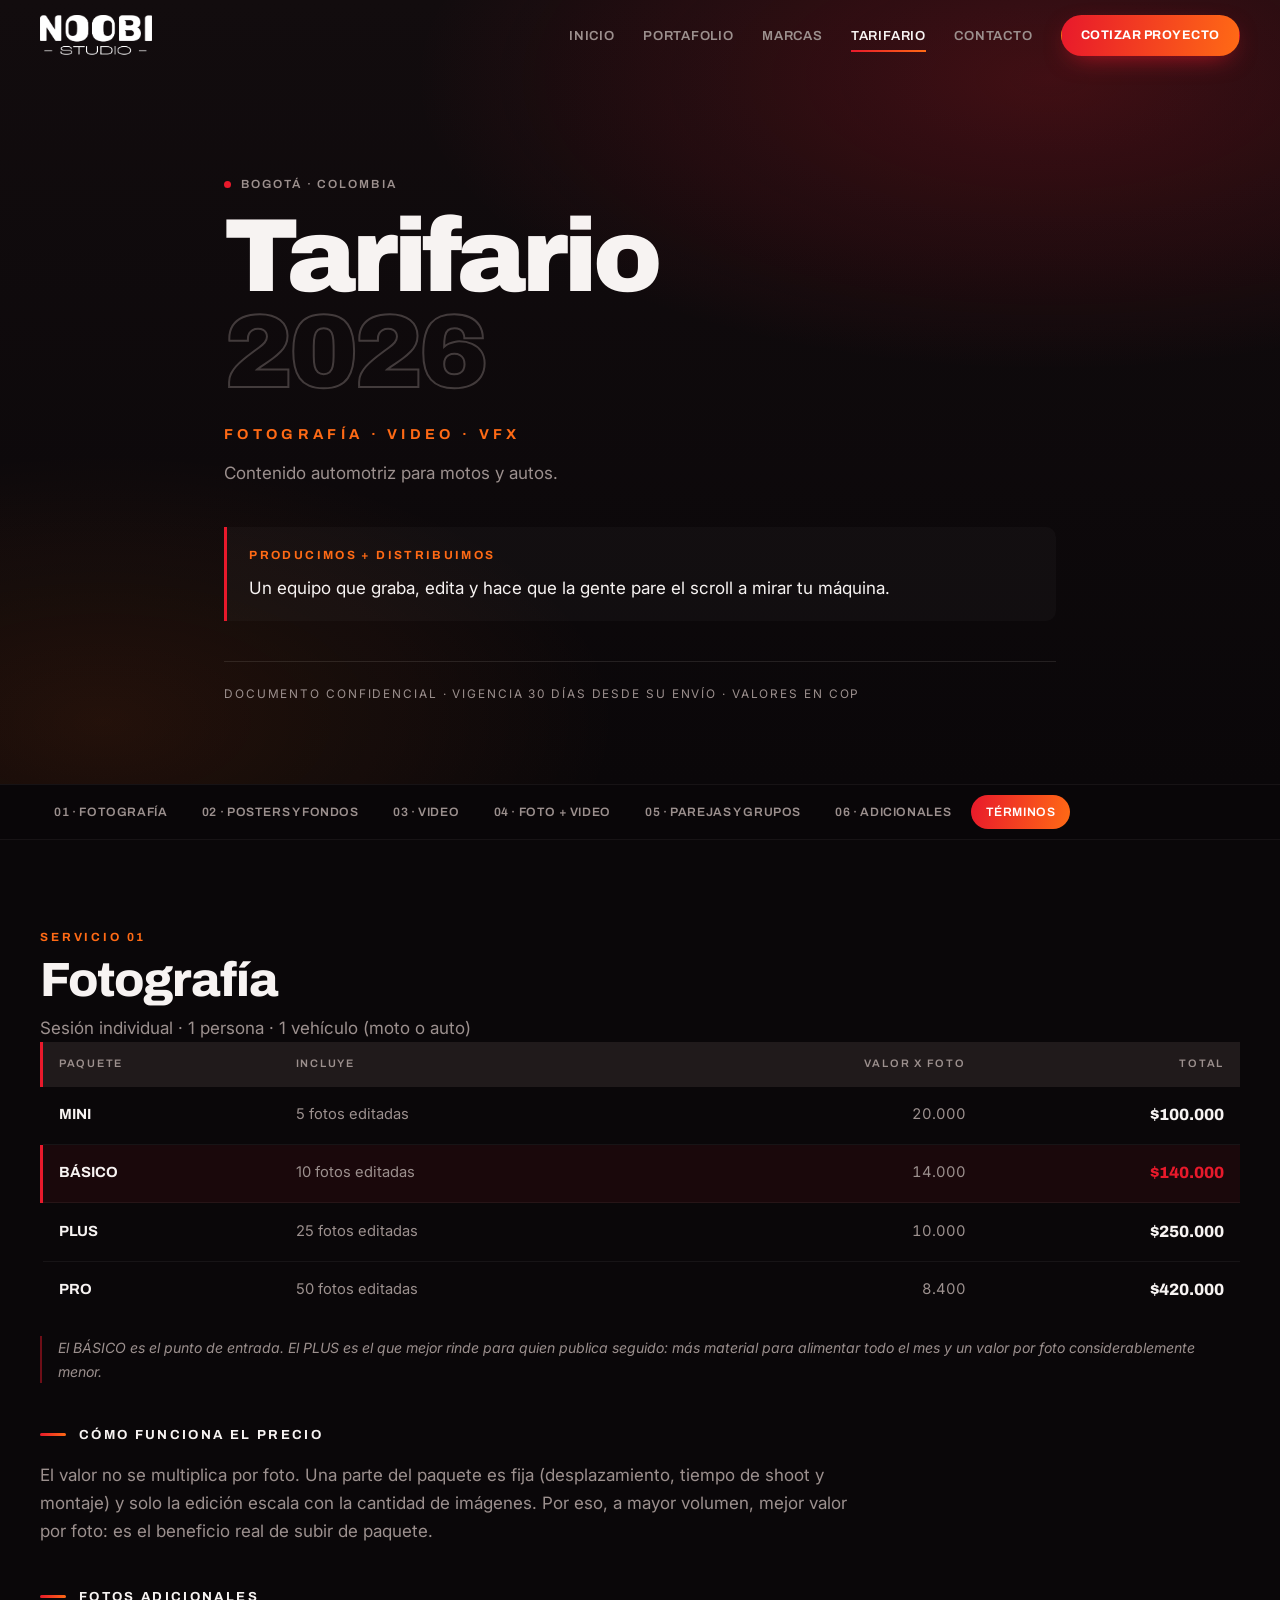
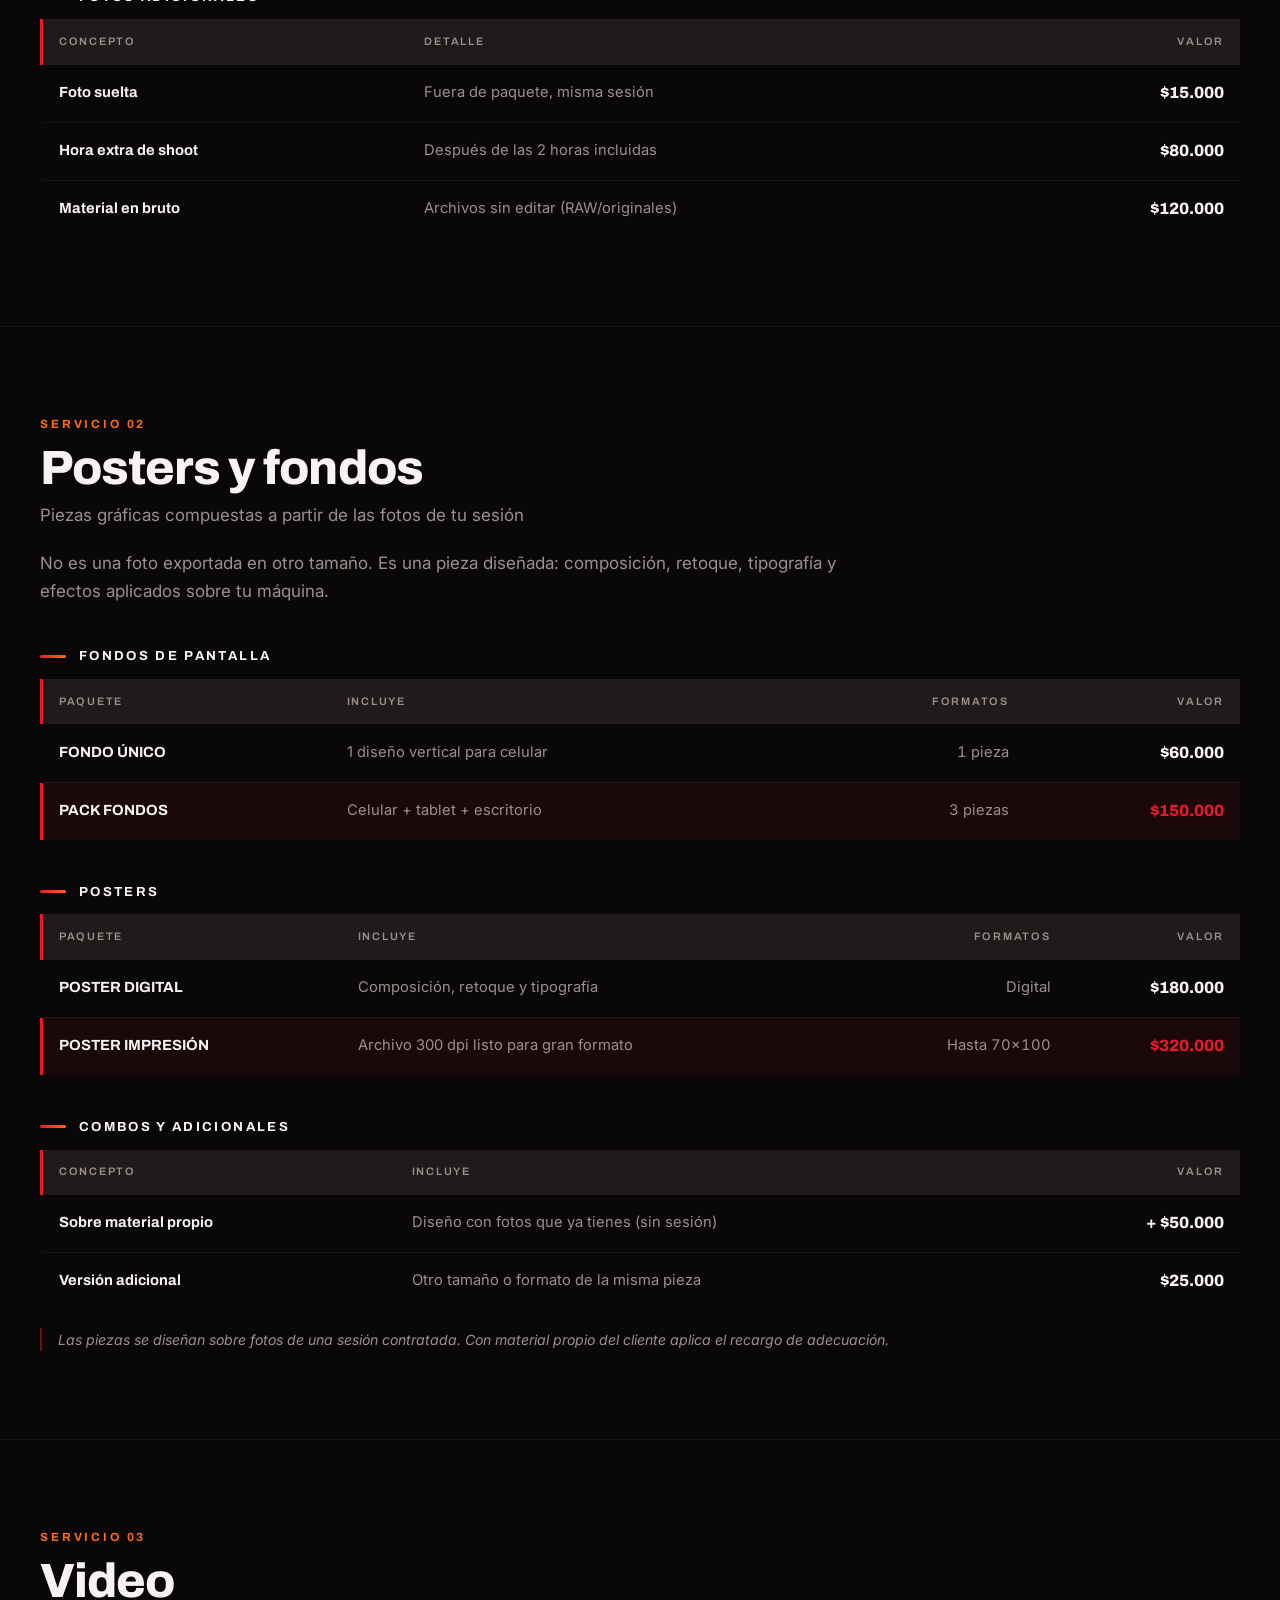
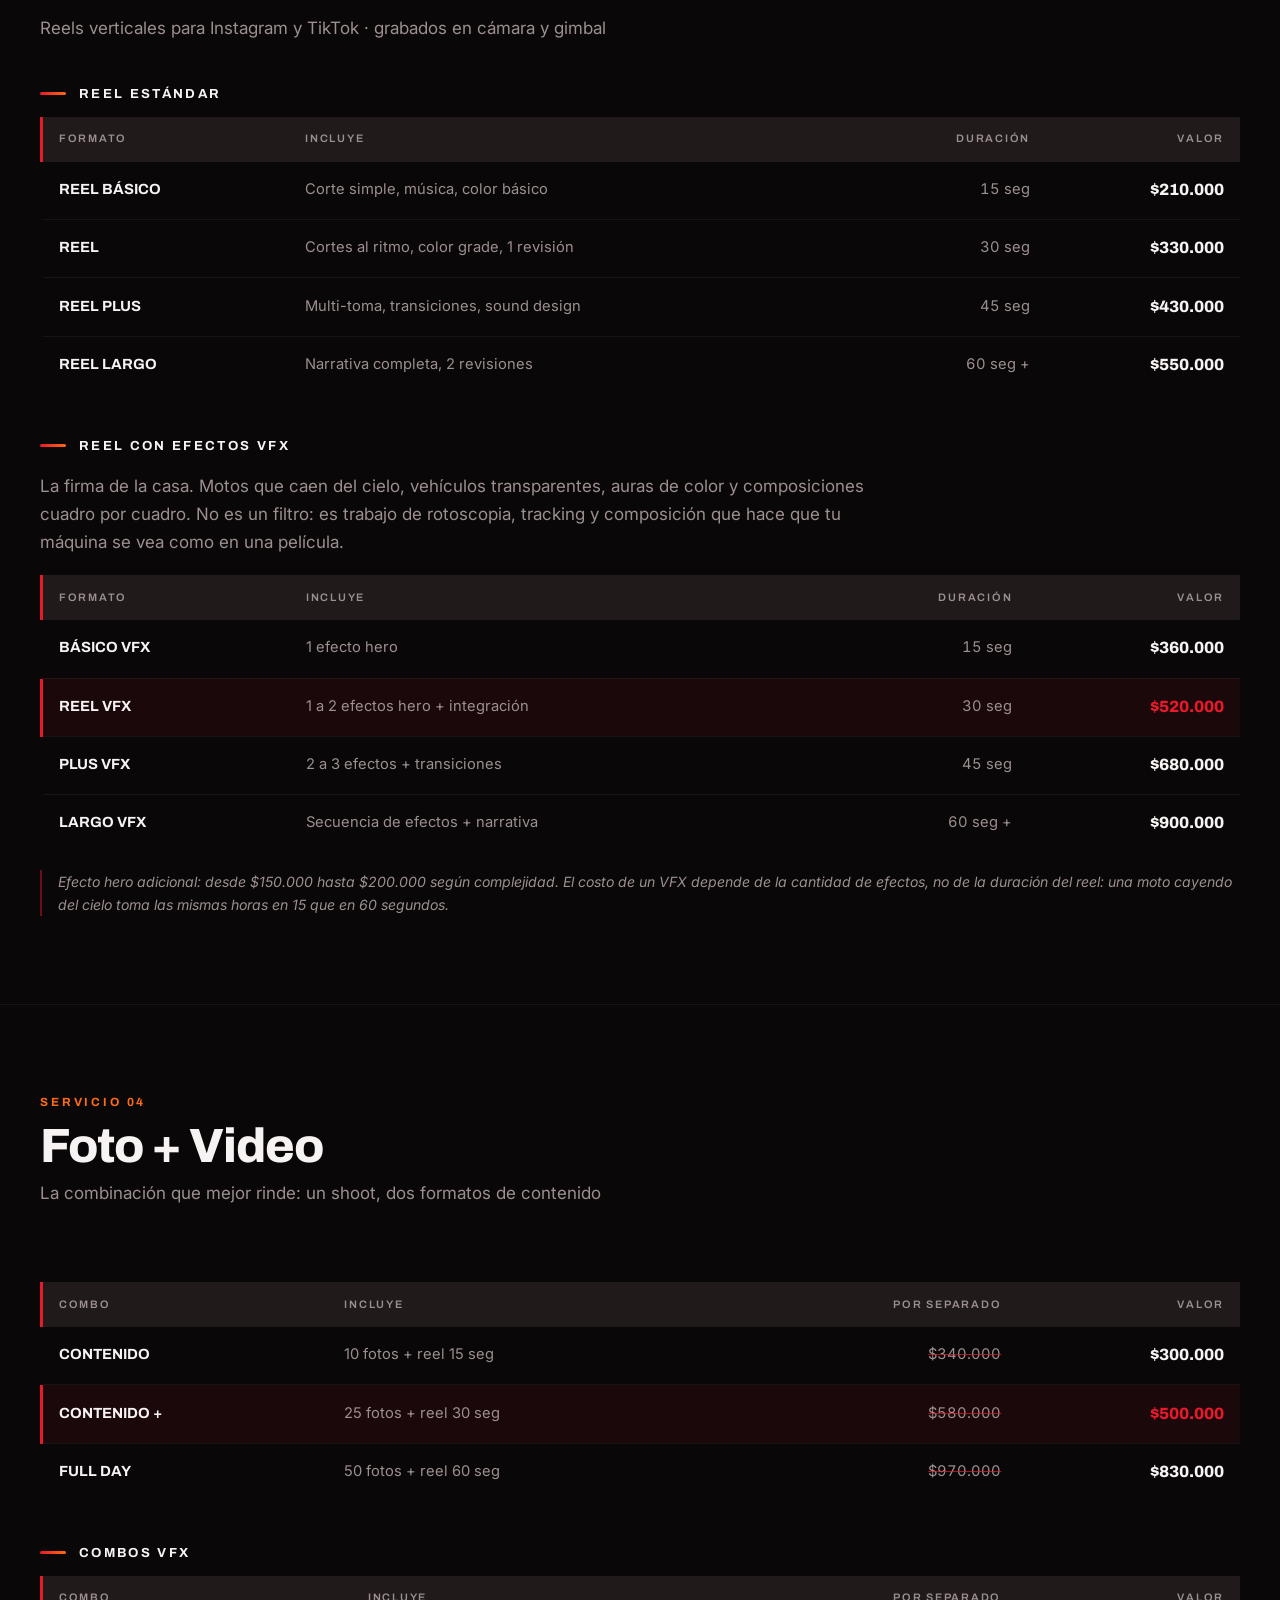
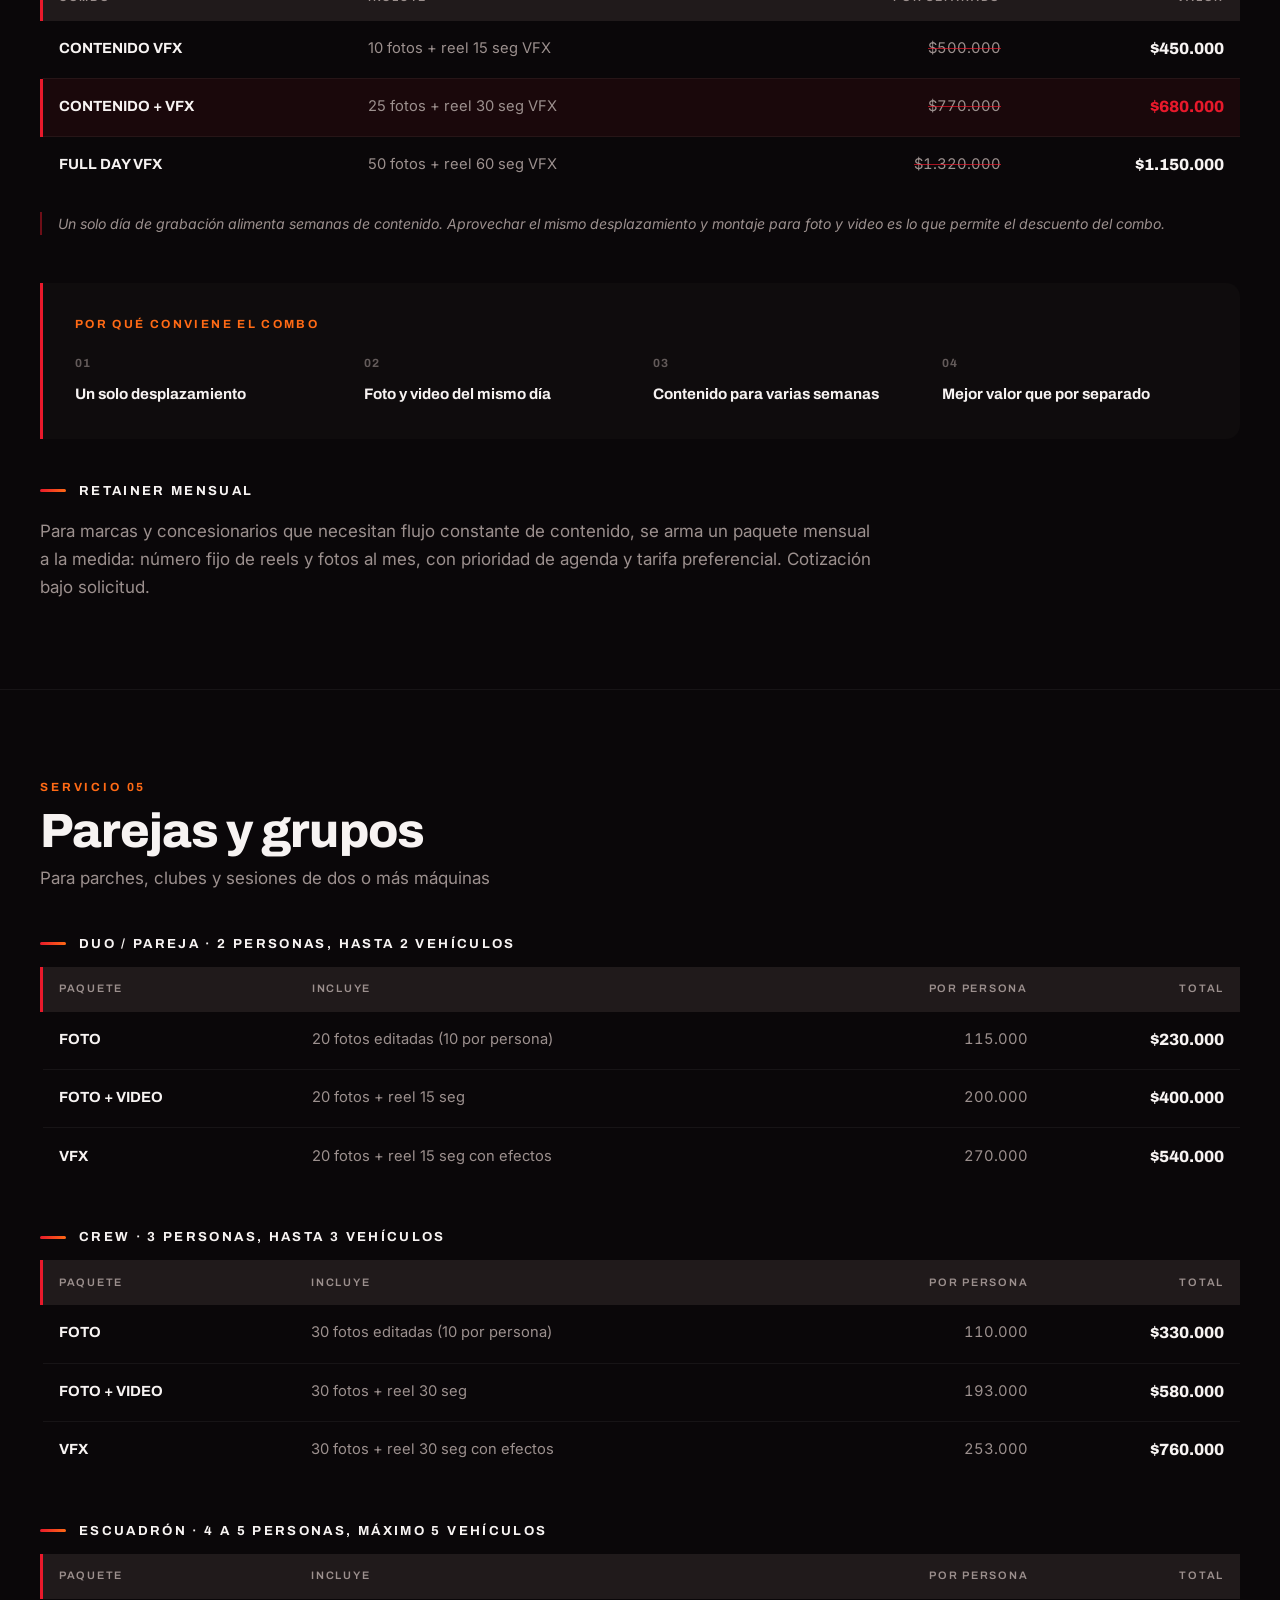
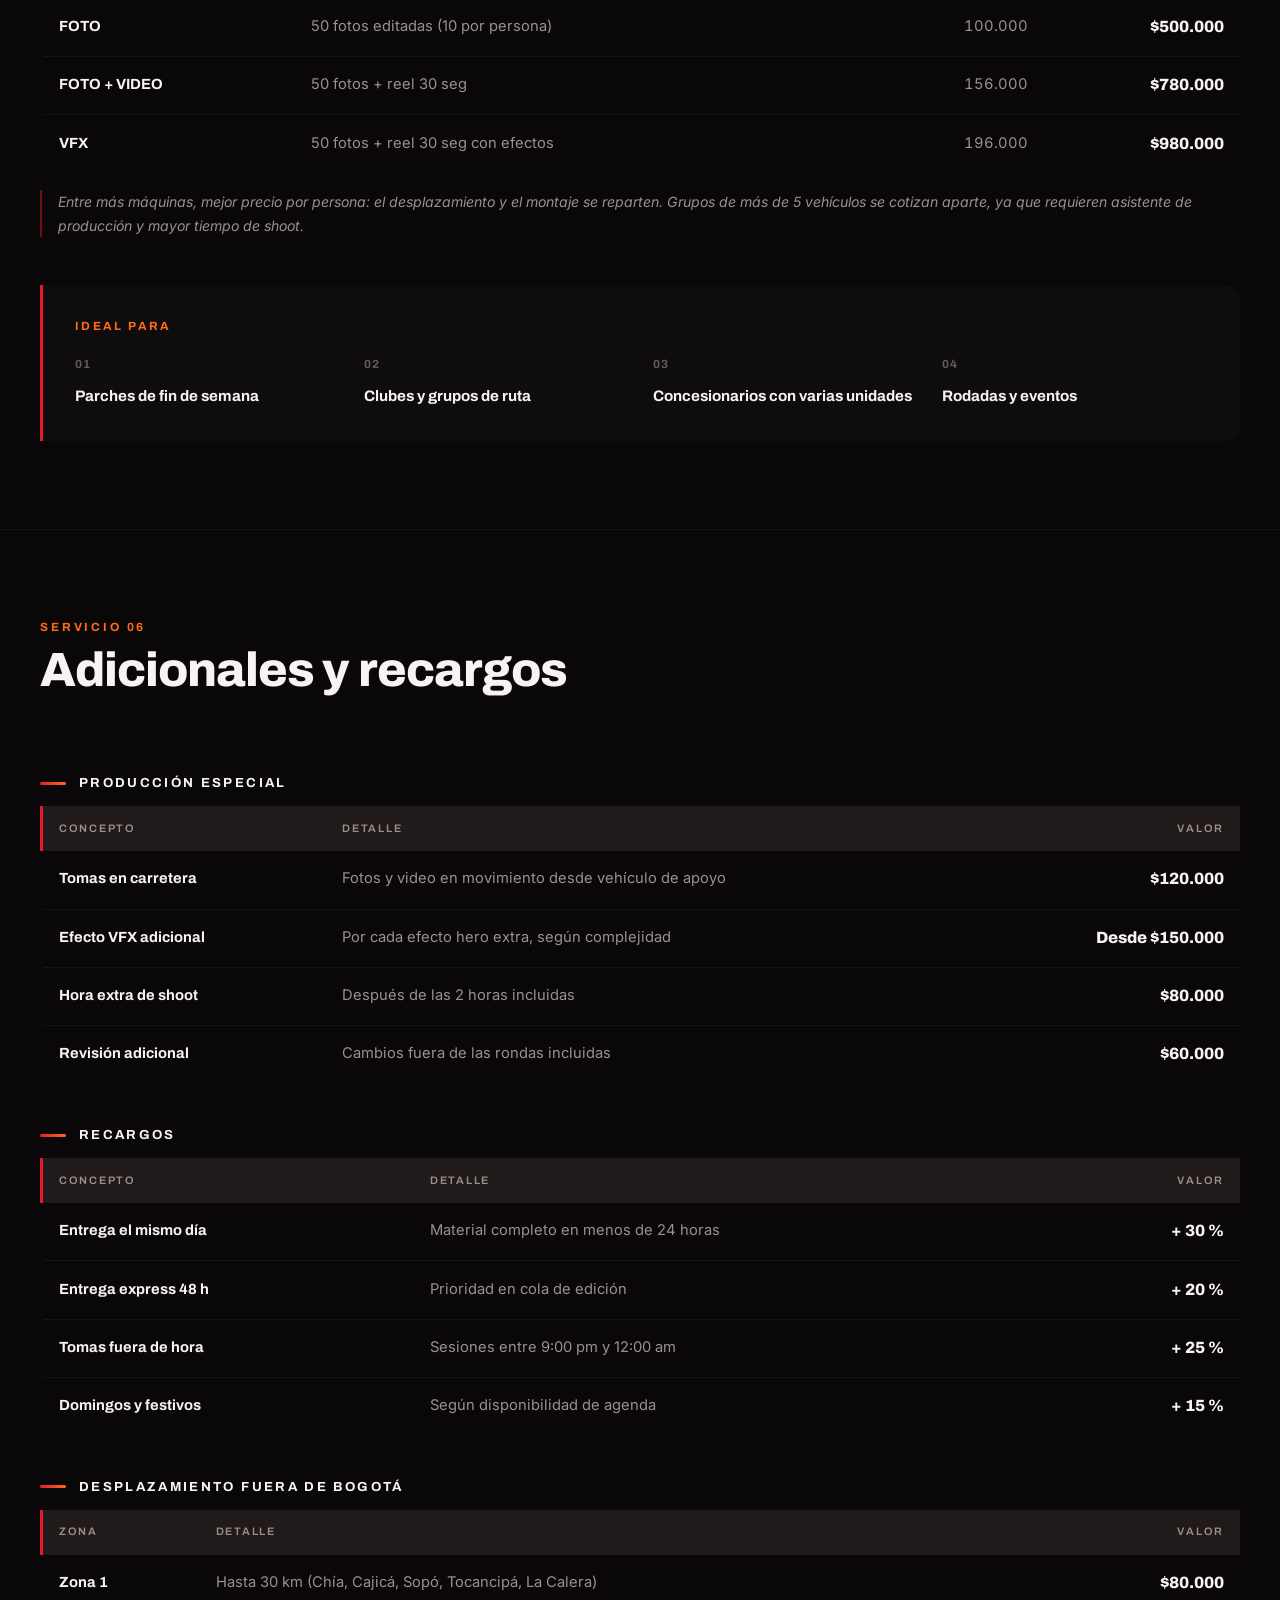
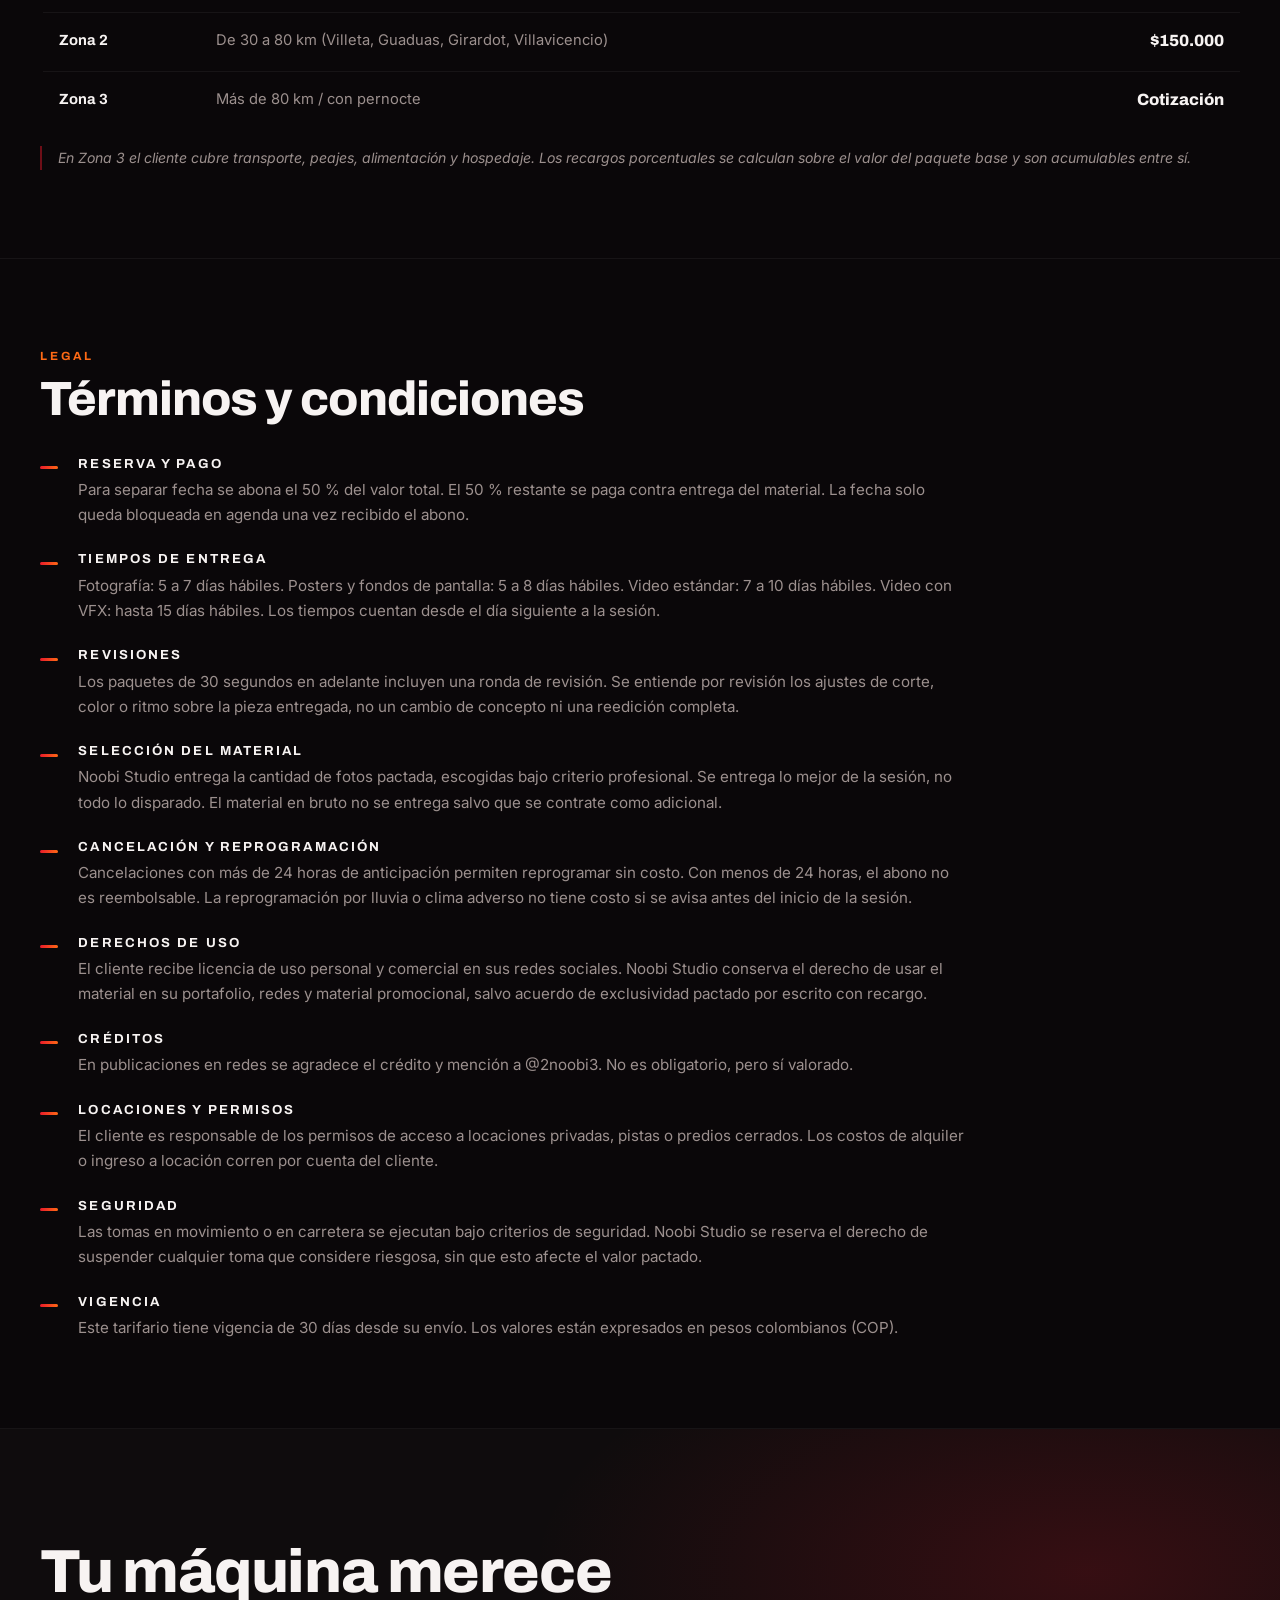
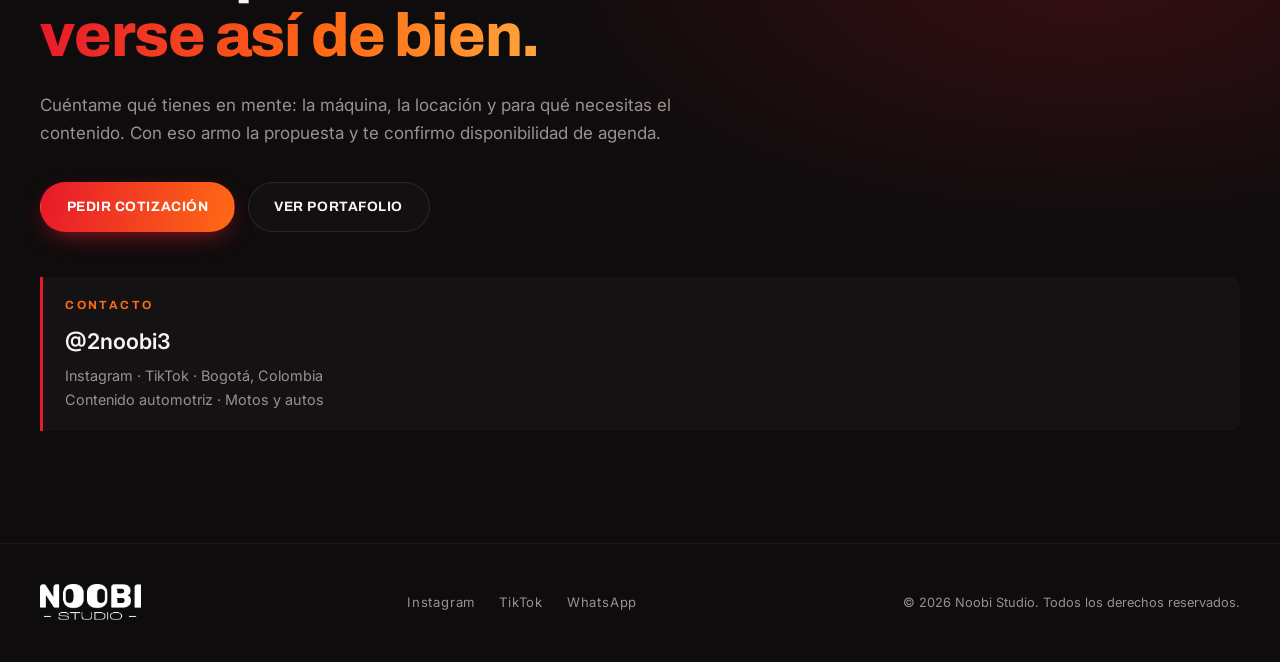
<file: tarifario.html>
<!DOCTYPE html>
<html lang="es">
<head>
  <meta charset="UTF-8">
  <meta name="viewport" content="width=device-width, initial-scale=1.0">

  <title>Tarifario 2026 — Noobi Studio | Fotografía, Video y VFX Automotriz</title>
  <meta name="description" content="Tarifario 2026 de Noobi Studio: fotografía, video y VFX para contenido automotriz de motos y autos en Bogotá, Colombia. Paquetes, combos, grupos y adicionales.">
  <meta name="theme-color" content="#0a0709">

  <meta property="og:type" content="website">
  <meta property="og:locale" content="es_CO">
  <meta property="og:title" content="Tarifario 2026 — Noobi Studio">
  <meta property="og:description" content="Fotografía, video y VFX para contenido automotriz. Valores en COP.">
  <meta property="og:image" content="Assets/Imagenes/og-cover.jpg">

  <link rel="icon" type="image/png" sizes="64x64" href="Assets/Imagenes/favicon.png">
  <link rel="apple-touch-icon" href="Assets/Imagenes/favicon.png">

  <link rel="preconnect" href="https://fonts.googleapis.com">
  <link rel="preconnect" href="https://fonts.gstatic.com" crossorigin>
  <link href="https://fonts.googleapis.com/css2?family=Archivo:wght@500;600;700;800;900&family=Inter:wght@400;500;600&display=swap" rel="stylesheet">

  <link rel="stylesheet" href="css/style.css">
</head>

<body>

  <!-- ══════════════════════════════════════════════
       HEADER
       ══════════════════════════════════════════════ -->
  <header class="header is-stuck" id="header">
    <div class="container header__inner">

      <a href="index.html" class="logo" aria-label="Noobi Studio — Inicio">
        <img src="Assets/Imagenes/logo-intro.png" alt="Noobi Studio" class="logo__img" width="1221" height="458">
      </a>

      <nav class="nav" id="nav" aria-label="Navegación principal">
        <a href="index.html"             class="nav__link">Inicio</a>
        <a href="index.html#portafolio"  class="nav__link">Portafolio</a>
        <a href="index.html#marcas"      class="nav__link">Marcas</a>
        <a href="tarifario.html"         class="nav__link is-active">Tarifario</a>
        <a href="index.html#contacto"    class="nav__link">Contacto</a>
        <a href="https://wa.me/573138288345" target="_blank" rel="noopener" class="btn btn--primary nav__cta">Cotizar proyecto</a>
      </nav>

      <button type="button" class="burger" id="burger" aria-label="Abrir menú" aria-expanded="false" aria-controls="nav">
        <span></span><span></span><span></span>
      </button>

    </div>
  </header>


  <main>

    <!-- ══════════════════════════════════════════════
         PORTADA
         ══════════════════════════════════════════════ -->
    <section class="rate-cover">
      <div class="container rate-cover__inner">

        <p class="eyebrow" data-reveal>
          <span class="eyebrow__dot"></span> Bogotá · Colombia
        </p>

        <h1 class="rate-cover__title" data-reveal data-reveal-delay="80">
          Tarifario
          <span class="rate-cover__year">2026</span>
        </h1>

        <p class="rate-cover__kicker" data-reveal data-reveal-delay="140">
          Fotografía · Video · VFX
        </p>

        <p class="section__lead" style="margin-top:.8rem" data-reveal data-reveal-delay="180">
          Contenido automotriz para motos y autos.
        </p>

        <div class="rate-cover__note" data-reveal data-reveal-delay="240">
          <strong>Producimos + distribuimos</strong>
          Un equipo que graba, edita y hace que la gente pare el scroll a mirar tu máquina.
        </div>

        <p class="rate-cover__meta" data-reveal data-reveal-delay="300">
          Documento confidencial · Vigencia 30 días desde su envío · Valores en COP
        </p>

      </div>
    </section>


    <!-- ══════════════════════════════════════════════
         ÍNDICE
         ══════════════════════════════════════════════ -->
    <nav class="rate-nav" id="rateNav" aria-label="Índice del tarifario">
      <div class="container">
        <div class="rate-nav__list">
          <a href="#fotografia">01 · Fotografía</a>
          <a href="#posters">02 · Posters y fondos</a>
          <a href="#video">03 · Video</a>
          <a href="#combos">04 · Foto + Video</a>
          <a href="#grupos">05 · Parejas y grupos</a>
          <a href="#adicionales">06 · Adicionales</a>
          <a href="#terminos">Términos</a>
        </div>
      </div>
    </nav>


    <!-- ══════════════════════════════════════════════
         01 · FOTOGRAFÍA
         ══════════════════════════════════════════════ -->
    <section class="rate-section" id="fotografia">
      <div class="container">

        <p class="rate-section__num" data-reveal>Servicio 01</p>
        <h2 class="rate-section__title" data-reveal data-reveal-delay="60">Fotografía</h2>
        <p class="rate-section__sub" data-reveal data-reveal-delay="100">
          Sesión individual · 1 persona · 1 vehículo (moto o auto)
        </p>

        <div class="rate-wrap" data-reveal data-reveal-delay="140">
          <table class="rate">
            <caption class="sr-only">Paquetes de fotografía individual</caption>
            <thead>
              <tr>
                <th scope="col">Paquete</th>
                <th scope="col">Incluye</th>
                <th scope="col">Valor x foto</th>
                <th scope="col">Total</th>
              </tr>
            </thead>
            <tbody>
              <tr>
                <th scope="row">MINI</th>
                <td data-label="Incluye">5 fotos editadas</td>
                <td data-label="Valor x foto" class="u-unit">20.000</td>
                <td data-label="Total" class="u-total">$100.000</td>
              </tr>
              <tr class="is-featured">
                <th scope="row">BÁSICO</th>
                <td data-label="Incluye">10 fotos editadas</td>
                <td data-label="Valor x foto" class="u-unit">14.000</td>
                <td data-label="Total" class="u-total">$140.000</td>
              </tr>
              <tr>
                <th scope="row">PLUS</th>
                <td data-label="Incluye">25 fotos editadas</td>
                <td data-label="Valor x foto" class="u-unit">10.000</td>
                <td data-label="Total" class="u-total">$250.000</td>
              </tr>
              <tr>
                <th scope="row">PRO</th>
                <td data-label="Incluye">50 fotos editadas</td>
                <td data-label="Valor x foto" class="u-unit">8.400</td>
                <td data-label="Total" class="u-total">$420.000</td>
              </tr>
            </tbody>
          </table>
        </div>

        <p class="rate-note" data-reveal>
          El BÁSICO es el punto de entrada. El PLUS es el que mejor rinde para quien publica
          seguido: más material para alimentar todo el mes y un valor por foto considerablemente menor.
        </p>

        <h3 class="rate-group" data-reveal>Cómo funciona el precio</h3>
        <p class="rate-section__body" data-reveal>
          El valor no se multiplica por foto. Una parte del paquete es fija (desplazamiento, tiempo
          de shoot y montaje) y solo la edición escala con la cantidad de imágenes. Por eso, a mayor
          volumen, mejor valor por foto: es el beneficio real de subir de paquete.
        </p>

        <h3 class="rate-group" data-reveal>Fotos adicionales</h3>
        <div class="rate-wrap" data-reveal>
          <table class="rate">
            <caption class="sr-only">Adicionales de fotografía</caption>
            <thead>
              <tr>
                <th scope="col">Concepto</th>
                <th scope="col">Detalle</th>
                <th scope="col">Valor</th>
              </tr>
            </thead>
            <tbody>
              <tr>
                <th scope="row">Foto suelta</th>
                <td data-label="Detalle">Fuera de paquete, misma sesión</td>
                <td data-label="Valor" class="u-total">$15.000</td>
              </tr>
              <tr>
                <th scope="row">Hora extra de shoot</th>
                <td data-label="Detalle">Después de las 2 horas incluidas</td>
                <td data-label="Valor" class="u-total">$80.000</td>
              </tr>
              <tr>
                <th scope="row">Material en bruto</th>
                <td data-label="Detalle">Archivos sin editar (RAW/originales)</td>
                <td data-label="Valor" class="u-total">$120.000</td>
              </tr>
            </tbody>
          </table>
        </div>

      </div>
    </section>


    <!-- ══════════════════════════════════════════════
         02 · POSTERS Y FONDOS
         ══════════════════════════════════════════════ -->
    <section class="rate-section" id="posters">
      <div class="container">

        <p class="rate-section__num" data-reveal>Servicio 02</p>
        <h2 class="rate-section__title" data-reveal data-reveal-delay="60">Posters y fondos</h2>
        <p class="rate-section__sub" data-reveal data-reveal-delay="100">
          Piezas gráficas compuestas a partir de las fotos de tu sesión
        </p>
        <p class="rate-section__body" data-reveal data-reveal-delay="140">
          No es una foto exportada en otro tamaño. Es una pieza diseñada: composición, retoque,
          tipografía y efectos aplicados sobre tu máquina.
        </p>

        <h3 class="rate-group" data-reveal>Fondos de pantalla</h3>
        <div class="rate-wrap" data-reveal>
          <table class="rate">
            <caption class="sr-only">Fondos de pantalla</caption>
            <thead>
              <tr>
                <th scope="col">Paquete</th>
                <th scope="col">Incluye</th>
                <th scope="col">Formatos</th>
                <th scope="col">Valor</th>
              </tr>
            </thead>
            <tbody>
              <tr>
                <th scope="row">FONDO ÚNICO</th>
                <td data-label="Incluye">1 diseño vertical para celular</td>
                <td data-label="Formatos" class="u-unit">1 pieza</td>
                <td data-label="Valor" class="u-total">$60.000</td>
              </tr>
              <tr class="is-featured">
                <th scope="row">PACK FONDOS</th>
                <td data-label="Incluye">Celular + tablet + escritorio</td>
                <td data-label="Formatos" class="u-unit">3 piezas</td>
                <td data-label="Valor" class="u-total">$150.000</td>
              </tr>
            </tbody>
          </table>
        </div>

        <h3 class="rate-group" data-reveal>Posters</h3>
        <div class="rate-wrap" data-reveal>
          <table class="rate">
            <caption class="sr-only">Posters</caption>
            <thead>
              <tr>
                <th scope="col">Paquete</th>
                <th scope="col">Incluye</th>
                <th scope="col">Formatos</th>
                <th scope="col">Valor</th>
              </tr>
            </thead>
            <tbody>
              <tr>
                <th scope="row">POSTER DIGITAL</th>
                <td data-label="Incluye">Composición, retoque y tipografía</td>
                <td data-label="Formatos" class="u-unit">Digital</td>
                <td data-label="Valor" class="u-total">$180.000</td>
              </tr>
              <tr class="is-featured">
                <th scope="row">POSTER IMPRESIÓN</th>
                <td data-label="Incluye">Archivo 300 dpi listo para gran formato</td>
                <td data-label="Formatos" class="u-unit">Hasta 70×100</td>
                <td data-label="Valor" class="u-total">$320.000</td>
              </tr>
            </tbody>
          </table>
        </div>

        <h3 class="rate-group" data-reveal>Combos y adicionales</h3>
        <div class="rate-wrap" data-reveal>
          <table class="rate">
            <caption class="sr-only">Combos y adicionales de diseño</caption>
            <thead>
              <tr>
                <th scope="col">Concepto</th>
                <th scope="col">Incluye</th>
                <th scope="col">Valor</th>
              </tr>
            </thead>
            <tbody>
              <tr>
                <th scope="row">Sobre material propio</th>
                <td data-label="Incluye">Diseño con fotos que ya tienes (sin sesión)</td>
                <td data-label="Valor" class="u-total">+ $50.000</td>
              </tr>
              <tr>
                <th scope="row">Versión adicional</th>
                <td data-label="Incluye">Otro tamaño o formato de la misma pieza</td>
                <td data-label="Valor" class="u-total">$25.000</td>
              </tr>
            </tbody>
          </table>
        </div>

        <p class="rate-note" data-reveal>
          Las piezas se diseñan sobre fotos de una sesión contratada. Con material propio del
          cliente aplica el recargo de adecuación.
        </p>

      </div>
    </section>


    <!-- ══════════════════════════════════════════════
         03 · VIDEO
         ══════════════════════════════════════════════ -->
    <section class="rate-section" id="video">
      <div class="container">

        <p class="rate-section__num" data-reveal>Servicio 03</p>
        <h2 class="rate-section__title" data-reveal data-reveal-delay="60">Video</h2>
        <p class="rate-section__sub" data-reveal data-reveal-delay="100">
          Reels verticales para Instagram y TikTok · grabados en cámara y gimbal
        </p>

        <h3 class="rate-group" data-reveal>Reel estándar</h3>
        <div class="rate-wrap" data-reveal>
          <table class="rate">
            <caption class="sr-only">Reels estándar</caption>
            <thead>
              <tr>
                <th scope="col">Formato</th>
                <th scope="col">Incluye</th>
                <th scope="col">Duración</th>
                <th scope="col">Valor</th>
              </tr>
            </thead>
            <tbody>
              <tr>
                <th scope="row">REEL BÁSICO</th>
                <td data-label="Incluye">Corte simple, música, color básico</td>
                <td data-label="Duración" class="u-unit">15 seg</td>
                <td data-label="Valor" class="u-total">$210.000</td>
              </tr>
              <tr>
                <th scope="row">REEL</th>
                <td data-label="Incluye">Cortes al ritmo, color grade, 1 revisión</td>
                <td data-label="Duración" class="u-unit">30 seg</td>
                <td data-label="Valor" class="u-total">$330.000</td>
              </tr>
              <tr>
                <th scope="row">REEL PLUS</th>
                <td data-label="Incluye">Multi-toma, transiciones, sound design</td>
                <td data-label="Duración" class="u-unit">45 seg</td>
                <td data-label="Valor" class="u-total">$430.000</td>
              </tr>
              <tr>
                <th scope="row">REEL LARGO</th>
                <td data-label="Incluye">Narrativa completa, 2 revisiones</td>
                <td data-label="Duración" class="u-unit">60 seg +</td>
                <td data-label="Valor" class="u-total">$550.000</td>
              </tr>
            </tbody>
          </table>
        </div>

        <h3 class="rate-group" data-reveal>Reel con efectos VFX</h3>
        <p class="rate-section__body" data-reveal>
          La firma de la casa. Motos que caen del cielo, vehículos transparentes, auras de color y
          composiciones cuadro por cuadro. No es un filtro: es trabajo de rotoscopia, tracking y
          composición que hace que tu máquina se vea como en una película.
        </p>

        <div class="rate-wrap" data-reveal style="margin-top:1.2rem">
          <table class="rate">
            <caption class="sr-only">Reels con efectos VFX</caption>
            <thead>
              <tr>
                <th scope="col">Formato</th>
                <th scope="col">Incluye</th>
                <th scope="col">Duración</th>
                <th scope="col">Valor</th>
              </tr>
            </thead>
            <tbody>
              <tr>
                <th scope="row">BÁSICO VFX</th>
                <td data-label="Incluye">1 efecto hero</td>
                <td data-label="Duración" class="u-unit">15 seg</td>
                <td data-label="Valor" class="u-total">$360.000</td>
              </tr>
              <tr class="is-featured">
                <th scope="row">REEL VFX</th>
                <td data-label="Incluye">1 a 2 efectos hero + integración</td>
                <td data-label="Duración" class="u-unit">30 seg</td>
                <td data-label="Valor" class="u-total">$520.000</td>
              </tr>
              <tr>
                <th scope="row">PLUS VFX</th>
                <td data-label="Incluye">2 a 3 efectos + transiciones</td>
                <td data-label="Duración" class="u-unit">45 seg</td>
                <td data-label="Valor" class="u-total">$680.000</td>
              </tr>
              <tr>
                <th scope="row">LARGO VFX</th>
                <td data-label="Incluye">Secuencia de efectos + narrativa</td>
                <td data-label="Duración" class="u-unit">60 seg +</td>
                <td data-label="Valor" class="u-total">$900.000</td>
              </tr>
            </tbody>
          </table>
        </div>

        <p class="rate-note" data-reveal>
          Efecto hero adicional: desde $150.000 hasta $200.000 según complejidad. El costo de un VFX
          depende de la cantidad de efectos, no de la duración del reel: una moto cayendo del cielo
          toma las mismas horas en 15 que en 60 segundos.
        </p>

      </div>
    </section>


    <!-- ══════════════════════════════════════════════
         04 · FOTO + VIDEO
         ══════════════════════════════════════════════ -->
    <section class="rate-section" id="combos">
      <div class="container">

        <p class="rate-section__num" data-reveal>Servicio 04</p>
        <h2 class="rate-section__title" data-reveal data-reveal-delay="60">Foto + Video</h2>
        <p class="rate-section__sub" data-reveal data-reveal-delay="100">
          La combinación que mejor rinde: un shoot, dos formatos de contenido
        </p>

        <h3 class="rate-group" data-reveal>Combos estándar</h3>
        <div class="rate-wrap" data-reveal>
          <table class="rate">
            <caption class="sr-only">Combos estándar de foto y video</caption>
            <thead>
              <tr>
                <th scope="col">Combo</th>
                <th scope="col">Incluye</th>
                <th scope="col">Por separado</th>
                <th scope="col">Valor</th>
              </tr>
            </thead>
            <tbody>
              <tr>
                <th scope="row">CONTENIDO</th>
                <td data-label="Incluye">10 fotos + reel 15 seg</td>
                <td data-label="Por separado" class="u-was">$340.000</td>
                <td data-label="Valor" class="u-total">$300.000</td>
              </tr>
              <tr class="is-featured">
                <th scope="row">CONTENIDO +</th>
                <td data-label="Incluye">25 fotos + reel 30 seg</td>
                <td data-label="Por separado" class="u-was">$580.000</td>
                <td data-label="Valor" class="u-total">$500.000</td>
              </tr>
              <tr>
                <th scope="row">FULL DAY</th>
                <td data-label="Incluye">50 fotos + reel 60 seg</td>
                <td data-label="Por separado" class="u-was">$970.000</td>
                <td data-label="Valor" class="u-total">$830.000</td>
              </tr>
            </tbody>
          </table>
        </div>

        <h3 class="rate-group" data-reveal>Combos VFX</h3>
        <div class="rate-wrap" data-reveal>
          <table class="rate">
            <caption class="sr-only">Combos de foto y video con VFX</caption>
            <thead>
              <tr>
                <th scope="col">Combo</th>
                <th scope="col">Incluye</th>
                <th scope="col">Por separado</th>
                <th scope="col">Valor</th>
              </tr>
            </thead>
            <tbody>
              <tr>
                <th scope="row">CONTENIDO VFX</th>
                <td data-label="Incluye">10 fotos + reel 15 seg VFX</td>
                <td data-label="Por separado" class="u-was">$500.000</td>
                <td data-label="Valor" class="u-total">$450.000</td>
              </tr>
              <tr class="is-featured">
                <th scope="row">CONTENIDO + VFX</th>
                <td data-label="Incluye">25 fotos + reel 30 seg VFX</td>
                <td data-label="Por separado" class="u-was">$770.000</td>
                <td data-label="Valor" class="u-total">$680.000</td>
              </tr>
              <tr>
                <th scope="row">FULL DAY VFX</th>
                <td data-label="Incluye">50 fotos + reel 60 seg VFX</td>
                <td data-label="Por separado" class="u-was">$1.320.000</td>
                <td data-label="Valor" class="u-total">$1.150.000</td>
              </tr>
            </tbody>
          </table>
        </div>

        <p class="rate-note" data-reveal>
          Un solo día de grabación alimenta semanas de contenido. Aprovechar el mismo desplazamiento
          y montaje para foto y video es lo que permite el descuento del combo.
        </p>

        <div class="reasons" data-reveal>
          <p class="reasons__label">Por qué conviene el combo</p>
          <ul class="reasons__grid">
            <li><span>01</span><strong>Un solo desplazamiento</strong></li>
            <li><span>02</span><strong>Foto y video del mismo día</strong></li>
            <li><span>03</span><strong>Contenido para varias semanas</strong></li>
            <li><span>04</span><strong>Mejor valor que por separado</strong></li>
          </ul>
        </div>

        <h3 class="rate-group" data-reveal>Retainer mensual</h3>
        <p class="rate-section__body" data-reveal>
          Para marcas y concesionarios que necesitan flujo constante de contenido, se arma un paquete
          mensual a la medida: número fijo de reels y fotos al mes, con prioridad de agenda y tarifa
          preferencial. Cotización bajo solicitud.
        </p>

      </div>
    </section>


    <!-- ══════════════════════════════════════════════
         05 · PAREJAS Y GRUPOS
         ══════════════════════════════════════════════ -->
    <section class="rate-section" id="grupos">
      <div class="container">

        <p class="rate-section__num" data-reveal>Servicio 05</p>
        <h2 class="rate-section__title" data-reveal data-reveal-delay="60">Parejas y grupos</h2>
        <p class="rate-section__sub" data-reveal data-reveal-delay="100">
          Para parches, clubes y sesiones de dos o más máquinas
        </p>

        <h3 class="rate-group" data-reveal>Duo / pareja · 2 personas, hasta 2 vehículos</h3>
        <div class="rate-wrap" data-reveal>
          <table class="rate">
            <caption class="sr-only">Paquetes para dos personas</caption>
            <thead>
              <tr>
                <th scope="col">Paquete</th>
                <th scope="col">Incluye</th>
                <th scope="col">Por persona</th>
                <th scope="col">Total</th>
              </tr>
            </thead>
            <tbody>
              <tr>
                <th scope="row">FOTO</th>
                <td data-label="Incluye">20 fotos editadas (10 por persona)</td>
                <td data-label="Por persona" class="u-unit">115.000</td>
                <td data-label="Total" class="u-total">$230.000</td>
              </tr>
              <tr>
                <th scope="row">FOTO + VIDEO</th>
                <td data-label="Incluye">20 fotos + reel 15 seg</td>
                <td data-label="Por persona" class="u-unit">200.000</td>
                <td data-label="Total" class="u-total">$400.000</td>
              </tr>
              <tr>
                <th scope="row">VFX</th>
                <td data-label="Incluye">20 fotos + reel 15 seg con efectos</td>
                <td data-label="Por persona" class="u-unit">270.000</td>
                <td data-label="Total" class="u-total">$540.000</td>
              </tr>
            </tbody>
          </table>
        </div>

        <h3 class="rate-group" data-reveal>Crew · 3 personas, hasta 3 vehículos</h3>
        <div class="rate-wrap" data-reveal>
          <table class="rate">
            <caption class="sr-only">Paquetes para tres personas</caption>
            <thead>
              <tr>
                <th scope="col">Paquete</th>
                <th scope="col">Incluye</th>
                <th scope="col">Por persona</th>
                <th scope="col">Total</th>
              </tr>
            </thead>
            <tbody>
              <tr>
                <th scope="row">FOTO</th>
                <td data-label="Incluye">30 fotos editadas (10 por persona)</td>
                <td data-label="Por persona" class="u-unit">110.000</td>
                <td data-label="Total" class="u-total">$330.000</td>
              </tr>
              <tr>
                <th scope="row">FOTO + VIDEO</th>
                <td data-label="Incluye">30 fotos + reel 30 seg</td>
                <td data-label="Por persona" class="u-unit">193.000</td>
                <td data-label="Total" class="u-total">$580.000</td>
              </tr>
              <tr>
                <th scope="row">VFX</th>
                <td data-label="Incluye">30 fotos + reel 30 seg con efectos</td>
                <td data-label="Por persona" class="u-unit">253.000</td>
                <td data-label="Total" class="u-total">$760.000</td>
              </tr>
            </tbody>
          </table>
        </div>

        <h3 class="rate-group" data-reveal>Escuadrón · 4 a 5 personas, máximo 5 vehículos</h3>
        <div class="rate-wrap" data-reveal>
          <table class="rate">
            <caption class="sr-only">Paquetes para cuatro o cinco personas</caption>
            <thead>
              <tr>
                <th scope="col">Paquete</th>
                <th scope="col">Incluye</th>
                <th scope="col">Por persona</th>
                <th scope="col">Total</th>
              </tr>
            </thead>
            <tbody>
              <tr>
                <th scope="row">FOTO</th>
                <td data-label="Incluye">50 fotos editadas (10 por persona)</td>
                <td data-label="Por persona" class="u-unit">100.000</td>
                <td data-label="Total" class="u-total">$500.000</td>
              </tr>
              <tr>
                <th scope="row">FOTO + VIDEO</th>
                <td data-label="Incluye">50 fotos + reel 30 seg</td>
                <td data-label="Por persona" class="u-unit">156.000</td>
                <td data-label="Total" class="u-total">$780.000</td>
              </tr>
              <tr>
                <th scope="row">VFX</th>
                <td data-label="Incluye">50 fotos + reel 30 seg con efectos</td>
                <td data-label="Por persona" class="u-unit">196.000</td>
                <td data-label="Total" class="u-total">$980.000</td>
              </tr>
            </tbody>
          </table>
        </div>

        <p class="rate-note" data-reveal>
          Entre más máquinas, mejor precio por persona: el desplazamiento y el montaje se reparten.
          Grupos de más de 5 vehículos se cotizan aparte, ya que requieren asistente de producción y
          mayor tiempo de shoot.
        </p>

        <div class="reasons" data-reveal>
          <p class="reasons__label">Ideal para</p>
          <ul class="reasons__grid">
            <li><span>01</span><strong>Parches de fin de semana</strong></li>
            <li><span>02</span><strong>Clubes y grupos de ruta</strong></li>
            <li><span>03</span><strong>Concesionarios con varias unidades</strong></li>
            <li><span>04</span><strong>Rodadas y eventos</strong></li>
          </ul>
        </div>

      </div>
    </section>


    <!-- ══════════════════════════════════════════════
         06 · ADICIONALES Y RECARGOS
         ══════════════════════════════════════════════ -->
    <section class="rate-section" id="adicionales">
      <div class="container">

        <p class="rate-section__num" data-reveal>Servicio 06</p>
        <h2 class="rate-section__title" data-reveal data-reveal-delay="60">Adicionales y recargos</h2>
        <p class="rate-section__sub" data-reveal data-reveal-delay="100">
          Se suman al valor del paquete base contratado
        </p>

        <h3 class="rate-group" data-reveal>Producción especial</h3>
        <div class="rate-wrap" data-reveal>
          <table class="rate">
            <caption class="sr-only">Adicionales de producción</caption>
            <thead>
              <tr>
                <th scope="col">Concepto</th>
                <th scope="col">Detalle</th>
                <th scope="col">Valor</th>
              </tr>
            </thead>
            <tbody>
              <tr>
                <th scope="row">Tomas en carretera</th>
                <td data-label="Detalle">Fotos y video en movimiento desde vehículo de apoyo</td>
                <td data-label="Valor" class="u-total">$120.000</td>
              </tr>
              <tr>
                <th scope="row">Efecto VFX adicional</th>
                <td data-label="Detalle">Por cada efecto hero extra, según complejidad</td>
                <td data-label="Valor" class="u-total">Desde $150.000</td>
              </tr>
              <tr>
                <th scope="row">Hora extra de shoot</th>
                <td data-label="Detalle">Después de las 2 horas incluidas</td>
                <td data-label="Valor" class="u-total">$80.000</td>
              </tr>
              <tr>
                <th scope="row">Revisión adicional</th>
                <td data-label="Detalle">Cambios fuera de las rondas incluidas</td>
                <td data-label="Valor" class="u-total">$60.000</td>
              </tr>
            </tbody>
          </table>
        </div>

        <h3 class="rate-group" data-reveal>Recargos</h3>
        <div class="rate-wrap" data-reveal>
          <table class="rate">
            <caption class="sr-only">Recargos por urgencia y horario</caption>
            <thead>
              <tr>
                <th scope="col">Concepto</th>
                <th scope="col">Detalle</th>
                <th scope="col">Valor</th>
              </tr>
            </thead>
            <tbody>
              <tr>
                <th scope="row">Entrega el mismo día</th>
                <td data-label="Detalle">Material completo en menos de 24 horas</td>
                <td data-label="Valor" class="u-total">+ 30 %</td>
              </tr>
              <tr>
                <th scope="row">Entrega express 48 h</th>
                <td data-label="Detalle">Prioridad en cola de edición</td>
                <td data-label="Valor" class="u-total">+ 20 %</td>
              </tr>
              <tr>
                <th scope="row">Tomas fuera de hora</th>
                <td data-label="Detalle">Sesiones entre 9:00 pm y 12:00 am</td>
                <td data-label="Valor" class="u-total">+ 25 %</td>
              </tr>
              <tr>
                <th scope="row">Domingos y festivos</th>
                <td data-label="Detalle">Según disponibilidad de agenda</td>
                <td data-label="Valor" class="u-total">+ 15 %</td>
              </tr>
            </tbody>
          </table>
        </div>

        <h3 class="rate-group" data-reveal>Desplazamiento fuera de Bogotá</h3>
        <div class="rate-wrap" data-reveal>
          <table class="rate">
            <caption class="sr-only">Desplazamiento por zonas</caption>
            <thead>
              <tr>
                <th scope="col">Zona</th>
                <th scope="col">Detalle</th>
                <th scope="col">Valor</th>
              </tr>
            </thead>
            <tbody>
              <tr>
                <th scope="row">Zona 1</th>
                <td data-label="Detalle">Hasta 30 km (Chía, Cajicá, Sopó, Tocancipá, La Calera)</td>
                <td data-label="Valor" class="u-total">$80.000</td>
              </tr>
              <tr>
                <th scope="row">Zona 2</th>
                <td data-label="Detalle">De 30 a 80 km (Villeta, Guaduas, Girardot, Villavicencio)</td>
                <td data-label="Valor" class="u-total">$150.000</td>
              </tr>
              <tr>
                <th scope="row">Zona 3</th>
                <td data-label="Detalle">Más de 80 km / con pernocte</td>
                <td data-label="Valor" class="u-total">Cotización</td>
              </tr>
            </tbody>
          </table>
        </div>

        <p class="rate-note" data-reveal>
          En Zona 3 el cliente cubre transporte, peajes, alimentación y hospedaje. Los recargos
          porcentuales se calculan sobre el valor del paquete base y son acumulables entre sí.
        </p>

      </div>
    </section>


    <!-- ══════════════════════════════════════════════
         TÉRMINOS Y CONDICIONES
         ══════════════════════════════════════════════ -->
    <section class="rate-section" id="terminos">
      <div class="container">

        <p class="rate-section__num" data-reveal>Legal</p>
        <h2 class="rate-section__title" data-reveal data-reveal-delay="60">Términos y condiciones</h2>

        <div class="terms" style="margin-top:2rem" data-reveal data-reveal-delay="100">

          <div class="terms__item">
            <h3>Reserva y pago</h3>
            <p>Para separar fecha se abona el 50 % del valor total. El 50 % restante se paga contra
            entrega del material. La fecha solo queda bloqueada en agenda una vez recibido el abono.</p>
          </div>

          <div class="terms__item">
            <h3>Tiempos de entrega</h3>
            <p>Fotografía: 5 a 7 días hábiles. Posters y fondos de pantalla: 5 a 8 días hábiles.
            Video estándar: 7 a 10 días hábiles. Video con VFX: hasta 15 días hábiles. Los tiempos
            cuentan desde el día siguiente a la sesión.</p>
          </div>

          <div class="terms__item">
            <h3>Revisiones</h3>
            <p>Los paquetes de 30 segundos en adelante incluyen una ronda de revisión. Se entiende
            por revisión los ajustes de corte, color o ritmo sobre la pieza entregada, no un cambio
            de concepto ni una reedición completa.</p>
          </div>

          <div class="terms__item">
            <h3>Selección del material</h3>
            <p>Noobi Studio entrega la cantidad de fotos pactada, escogidas bajo criterio
            profesional. Se entrega lo mejor de la sesión, no todo lo disparado. El material en
            bruto no se entrega salvo que se contrate como adicional.</p>
          </div>

          <div class="terms__item">
            <h3>Cancelación y reprogramación</h3>
            <p>Cancelaciones con más de 24 horas de anticipación permiten reprogramar sin costo. Con
            menos de 24 horas, el abono no es reembolsable. La reprogramación por lluvia o clima
            adverso no tiene costo si se avisa antes del inicio de la sesión.</p>
          </div>

          <div class="terms__item">
            <h3>Derechos de uso</h3>
            <p>El cliente recibe licencia de uso personal y comercial en sus redes sociales. Noobi
            Studio conserva el derecho de usar el material en su portafolio, redes y material
            promocional, salvo acuerdo de exclusividad pactado por escrito con recargo.</p>
          </div>

          <div class="terms__item">
            <h3>Créditos</h3>
            <p>En publicaciones en redes se agradece el crédito y mención a
            <a href="https://instagram.com/2noobi3" target="_blank" rel="noopener">@2noobi3</a>.
            No es obligatorio, pero sí valorado.</p>
          </div>

          <div class="terms__item">
            <h3>Locaciones y permisos</h3>
            <p>El cliente es responsable de los permisos de acceso a locaciones privadas, pistas o
            predios cerrados. Los costos de alquiler o ingreso a locación corren por cuenta del
            cliente.</p>
          </div>

          <div class="terms__item">
            <h3>Seguridad</h3>
            <p>Las tomas en movimiento o en carretera se ejecutan bajo criterios de seguridad. Noobi
            Studio se reserva el derecho de suspender cualquier toma que considere riesgosa, sin que
            esto afecte el valor pactado.</p>
          </div>

          <div class="terms__item">
            <h3>Vigencia</h3>
            <p>Este tarifario tiene vigencia de 30 días desde su envío. Los valores están expresados
            en pesos colombianos (COP).</p>
          </div>

        </div>
      </div>
    </section>


    <!-- ══════════════════════════════════════════════
         CIERRE
         ══════════════════════════════════════════════ -->
    <section class="rate-cta">
      <div class="container">

        <h2 class="rate-cta__title" data-reveal>
          Tu máquina merece<br><span class="accent">verse así de bien.</span>
        </h2>

        <p class="rate-cta__lead" data-reveal data-reveal-delay="80">
          Cuéntame qué tienes en mente: la máquina, la locación y para qué necesitas el contenido.
          Con eso armo la propuesta y te confirmo disponibilidad de agenda.
        </p>

        <div class="rate-cta__actions" data-reveal data-reveal-delay="140">
          <a href="https://wa.me/573138288345" target="_blank" rel="noopener" class="btn btn--primary">Pedir cotización</a>
          <a href="index.html#portafolio" class="btn btn--ghost">Ver portafolio</a>
        </div>

        <div class="rate-cover__note" style="margin-top:2.8rem" data-reveal data-reveal-delay="200">
          <strong>Contacto</strong>
          <a href="https://instagram.com/2noobi3" target="_blank" rel="noopener"
             style="font-size:1.35rem;font-weight:600">@2noobi3</a>
          <p style="color:var(--muted);font-size:.9rem;margin-top:.3rem">
            Instagram · TikTok · Bogotá, Colombia<br>
            Contenido automotriz · Motos y autos
          </p>
        </div>

      </div>
    </section>

  </main>


  <!-- ══════════════════════════════════════════════
       FOOTER
       ══════════════════════════════════════════════ -->
  <footer class="footer">
    <div class="container footer__inner">
      <a href="index.html" class="logo logo--sm">
        <img src="Assets/Imagenes/logo-intro.png" alt="Noobi Studio" class="logo__img" width="1221" height="458">
      </a>

      <nav class="footer__social" aria-label="Redes sociales">
        <a href="https://instagram.com/2noobi3" target="_blank" rel="noopener">Instagram</a>
        <a href="https://tiktok.com/@2noobi3"   target="_blank" rel="noopener">TikTok</a>
        <a href="https://wa.me/573138288345"    target="_blank" rel="noopener">WhatsApp</a>
      </nav>

      <p class="footer__copy">© <span id="year">2026</span> Noobi Studio. Todos los derechos reservados.</p>
    </div>
  </footer>

  <script src="js/script.js"></script>
  <script src="js/tarifario.js"></script>
</body>
</html>
</file>
<file: css/style.css>
/* ═══════════════════════════════════════════════════════════
   NOOBI STUDIO — Hoja de estilos
   1. Tokens · 2. Reset · 3. Utilidades · 4. Intro
   5. Header · 6. Hero · 7. Portafolio · 8. Marcas
   9. Contacto · 10. Footer · 11. Lightbox · 12. Responsive
   ═══════════════════════════════════════════════════════════ */

/* ── 1. TOKENS ──────────────────────────────────────────── */
:root {
  /* Superficies. Los negros llevan una pizca de rojo para que no choquen
     con los acentos cálidos: un gris azulado al lado del rojo se ve sucio. */
  --bg:        #0a0709;
  --bg-alt:    #0f0c0d;
  --surface:   #171314;
  --surface-2: #201a1b;

  /* Líneas y texto (grises cálidos, no azulados) */
  --line:      rgba(255, 238, 234, .10);
  --line-soft: rgba(255, 238, 234, .055);
  --text:      #f7f3f2;
  --muted:     #9c908e;

  /* ── Marca: negro · rojo · naranja ────────────────────────
     Rojo = luz de freno. Naranja = ignición / calor.
     El rojo puro sobre negro da ~3.6:1 de contraste: sirve para
     rellenos y texto grande, pero NO para texto pequeño. Por eso
     el naranja (~7:1) es el que lleva tags, iconos y hovers. */
  --red:       #e8192b;
  --red-deep:  #a00f1c;
  --orange:    #ff6a15;
  --orange-lt: #ffa63c;

  /* Roles semánticos: usa estos, no los colores crudos */
  --accent:      var(--red);        /* rellenos y estados activos */
  --accent-hi:   var(--orange);     /* texto pequeño, iconos, hovers */
  --accent-soft: var(--orange-lt);  /* brillos y remates de degradado */
  --accent-dim:  rgba(232, 25, 43, .20);
  --grad:        linear-gradient(100deg, var(--red), var(--orange));

  /* Tipografía */
  --font-display: 'Archivo', system-ui, sans-serif;
  --font-body:    'Inter', system-ui, sans-serif;

  /* Ritmo */
  --gap:      clamp(1rem, 2.5vw, 1.75rem);
  --section:  clamp(4.5rem, 11vw, 9rem);
  --radius:   14px;
  --header-h: 72px;

  --ease: cubic-bezier(.22, 1, .36, 1);
}

/* ── 2. RESET ───────────────────────────────────────────── */
*, *::before, *::after { box-sizing: border-box; }

html {
  scroll-behavior: smooth;
  -webkit-text-size-adjust: 100%;
}

body {
  margin: 0;
  background: var(--bg);
  color: var(--text);
  font-family: var(--font-body);
  font-size: clamp(.95rem, .3vw + .9rem, 1.0625rem);
  line-height: 1.65;
  -webkit-font-smoothing: antialiased;
  overflow-x: hidden;
}

/* Bloquea el scroll mientras corre la intro o hay un modal abierto */
body.is-locked { overflow: hidden; }

h1, h2, h3 {
  font-family: var(--font-display);
  font-weight: 800;
  line-height: 1.05;
  letter-spacing: -.02em;
  margin: 0;
  text-wrap: balance;
}

p  { margin: 0; }
ul { margin: 0; padding: 0; list-style: none; }

a {
  color: inherit;
  text-decoration: none;
  transition: color .25s var(--ease);
}

img, video { display: block; max-width: 100%; }

button, input, select, textarea { font: inherit; color: inherit; }
button { cursor: pointer; background: none; border: 0; }

:focus-visible {
  /* Naranja, no rojo: el foco tiene que verse por encima de todo */
  outline: 2px solid var(--accent-hi);
  outline-offset: 3px;
  border-radius: 4px;
}

::selection { background: var(--accent); color: #fff; }

/* ── 3. UTILIDADES ──────────────────────────────────────── */
.container {
  width: min(1200px, 100% - 2.5rem);
  margin-inline: auto;
}

.section {
  padding-block: var(--section);
  scroll-margin-top: var(--header-h);
}
.section--alt {
  background: var(--bg-alt);
  border-block: 1px solid var(--line-soft);
}

.section__head { max-width: 46rem; margin-bottom: clamp(2rem, 5vw, 3.25rem); }

.section__title {
  font-size: clamp(1.9rem, 5vw, 3.25rem);
  margin-block: .6rem .9rem;
}

.section__lead { color: var(--muted); max-width: 40rem; }

.accent {
  background: linear-gradient(100deg, var(--red), var(--orange) 58%, var(--orange-lt));
  -webkit-background-clip: text;
  background-clip: text;
  color: transparent;
}

/* Etiqueta pequeña con punto pulsante */
.eyebrow {
  display: inline-flex;
  align-items: center;
  gap: .6rem;
  font-family: var(--font-display);
  font-size: .74rem;
  font-weight: 600;
  letter-spacing: .18em;
  text-transform: uppercase;
  color: var(--muted);
}
.eyebrow__dot {
  width: 7px; height: 7px;
  border-radius: 50%;
  background: var(--accent);
  box-shadow: 0 0 0 0 var(--accent-dim);
  animation: pulse 2.4s ease-out infinite;
}
@keyframes pulse {
  0%        { box-shadow: 0 0 0 0    rgba(232, 25, 43, .6); }
  70%, 100% { box-shadow: 0 0 0 11px rgba(232, 25, 43, 0);  }
}

/* Botones */
.btn {
  display: inline-flex;
  align-items: center;
  justify-content: center;
  gap: .5rem;
  padding: .8rem 1.6rem;
  border-radius: 100px;
  font-family: var(--font-display);
  font-size: .85rem;
  font-weight: 700;
  letter-spacing: .04em;
  text-transform: uppercase;
  white-space: nowrap;
  border: 1px solid transparent;
  transition: transform .25s var(--ease), background .25s, border-color .25s, box-shadow .25s, color .25s;
}
.btn--primary {
  background: var(--grad);
  color: #fff;
  box-shadow: 0 8px 26px -10px rgba(232, 25, 43, .85);
}
.btn--primary:hover {
  transform: translateY(-2px);
  /* Al pasar el cursor el degradado se calienta hacia el naranja */
  background: linear-gradient(100deg, #f4243a, var(--orange-lt));
  box-shadow: 0 14px 36px -10px rgba(255, 106, 21, .9);
}
.btn--ghost {
  border-color: var(--line);
  color: var(--text);
  background: rgba(255, 255, 255, .02);
}
.btn--ghost:hover {
  border-color: var(--accent-hi);
  color: var(--accent-hi);
  transform: translateY(-2px);
}
.btn--block { width: 100%; }

/* Animación de entrada al hacer scroll (la activa el IntersectionObserver) */
[data-reveal] {
  opacity: 0;
  transform: translateY(22px);
  transition: opacity .7s var(--ease), transform .7s var(--ease);
  transition-delay: var(--d, 0ms);
}
[data-reveal].is-in { opacity: 1; transform: none; }


/* ── 4. INTRO ───────────────────────────────────────────── */
.intro {
  position: fixed;
  inset: 0;
  z-index: 9999;
  display: grid;
  place-items: center;
  background: radial-gradient(120% 90% at 50% 50%, #17100f 0%, var(--bg) 62%);
  overflow: hidden;
  animation: introExit .85s cubic-bezier(.76, 0, .24, 1) 2.35s forwards;
}

/* Rejilla técnica de fondo */
.intro__grid {
  position: absolute;
  inset: -20%;
  background-image:
    linear-gradient(rgba(255, 255, 255, .04) 1px, transparent 1px),
    linear-gradient(90deg, rgba(255, 255, 255, .04) 1px, transparent 1px);
  background-size: 62px 62px;
  mask-image: radial-gradient(60% 55% at 50% 50%, #000 0%, transparent 78%);
  -webkit-mask-image: radial-gradient(60% 55% at 50% 50%, #000 0%, transparent 78%);
  opacity: 0;
  animation: introGrid 1.4s var(--ease) .35s forwards;
}
@keyframes introGrid {
  from { opacity: 0; transform: scale(1.06); }
  to   { opacity: 1; transform: scale(1);    }
}

/* El "haz de luz" que se enciende */
.intro__beam {
  position: absolute;
  left: 50%;
  top: 50%;
  width: min(680px, 82vw);
  height: 2px;
  translate: -50% -50%;
  background: linear-gradient(90deg, transparent,
              var(--red) 14%, var(--orange) 30%, #fff 50%,
              var(--orange) 70%, var(--red) 86%, transparent);
  box-shadow: 0 0 28px 3px rgba(255, 106, 21, .7),
              0 0 60px 8px rgba(232, 25, 43, .45);
  transform: scaleX(0);
  animation:
    introBeam    .45s cubic-bezier(.16, 1, .3, 1) forwards,
    introFlicker .28s steps(1, end) .45s 1 forwards,
    introBeamOut .5s  var(--ease) .72s forwards;
}
@keyframes introBeam    { to { transform: scaleX(1); } }
@keyframes introFlicker {
  0%, 40%, 75% { opacity: 1;  }
  25%, 60%     { opacity: .15; }
  100%         { opacity: 1;  }
}
@keyframes introBeamOut {
  to { opacity: 0; height: 130px; filter: blur(28px); }
}

.intro__content { position: relative; text-align: center; }

/* El wordmark se revela desde el centro hacia afuera, justo sobre la línea
   donde estaba el haz de luz: la luz "se convierte" en el logo. */
.intro__logo {
  /* logo-intro.png es 2.67:1 y ya incluye "STUDIO" en el lockup */
  width: min(460px, 76vw);
  margin-inline: auto;
  clip-path: inset(0 50% 0 50%);
  opacity: 0;
  animation: introLogo 1s cubic-bezier(.16, 1, .3, 1) .58s forwards;
}
.intro__logo img {
  width: 100%;
  height: auto;
  display: block;
}
@keyframes introLogo {
  0%   { clip-path: inset(0 50% 0 50%); opacity: 0; transform: scale(1.05); }
  25%  { opacity: 1; }
  100% { clip-path: inset(0 0 0 0);     opacity: 1; transform: scale(1);    }
}

.intro__sub {
  /* Algo más de aire: el lockup ya trae "STUDIO" debajo del wordmark */
  margin-top: clamp(1rem, 2.4vw, 1.7rem);
  font-family: var(--font-display);
  font-size: clamp(.62rem, 1.9vw, .88rem);
  font-weight: 600;
  text-transform: uppercase;
  color: var(--muted);
  letter-spacing: .9em;
  text-indent: .9em; /* compensa el espacio sobrante del último tracking */
  opacity: 0;
  animation: introSub .9s var(--ease) 1.2s forwards;
}
@keyframes introSub {
  from { opacity: 0; letter-spacing: .35em; }
  to   { opacity: 1; letter-spacing: .48em; }
}

/* Barra de carga */
.intro__bar {
  position: absolute;
  left: 50%;
  bottom: clamp(3rem, 12vh, 6rem);
  translate: -50% 0;
  width: min(220px, 46vw);
  height: 2px;
  background: rgba(255, 255, 255, .1);
  overflow: hidden;
  border-radius: 2px;
}
.intro__bar span {
  display: block;
  height: 100%;
  width: 100%;
  background: var(--grad);
  transform-origin: left;
  transform: scaleX(0);
  animation: introBar 1.6s cubic-bezier(.5, 0, .2, 1) .6s forwards;
}
@keyframes introBar { to { transform: scaleX(1); } }

.intro__skip {
  position: absolute;
  right: clamp(1rem, 4vw, 2.5rem);
  bottom: clamp(1rem, 4vw, 2.5rem);
  padding: .5rem .9rem;
  border: 1px solid var(--line);
  border-radius: 100px;
  font-size: .72rem;
  letter-spacing: .1em;
  text-transform: uppercase;
  color: var(--muted);
  opacity: 0;
  animation: introSkipIn .5s ease 1.1s forwards;
  transition: color .2s, border-color .2s;
}
.intro__skip:hover { color: var(--text); border-color: var(--accent-hi); }
@keyframes introSkipIn { to { opacity: 1; } }

@keyframes introExit {
  to { transform: translateY(-101%); }
}

/* Estados controlados por JS */
.intro--done { pointer-events: none; }
.intro--skip,
.intro--skip * { animation: none !important; }
.intro--skip {
  opacity: 0;
  transition: opacity .32s ease;
}


/* ── 5. HEADER ──────────────────────────────────────────── */
.header {
  position: fixed;
  inset: 0 0 auto;
  z-index: 900;
  height: var(--header-h);
  display: flex;
  align-items: center;
  transition: background .35s var(--ease), border-color .35s, backdrop-filter .35s;
  border-bottom: 1px solid transparent;
}
.header.is-stuck {
  background: rgba(10, 7, 9, .82);
  backdrop-filter: blur(14px);
  -webkit-backdrop-filter: blur(14px);
  border-bottom-color: var(--line-soft);
}

.header__inner {
  display: flex;
  align-items: center;
  justify-content: space-between;
  gap: 1.5rem;
}

/* El wordmark de la marca (logo-intro.png, 2.67:1). Ya trae "STUDIO" dentro
   del lockup, así que no lleva texto al lado. La altura manda; el ancho sale
   solo del ratio, de modo que cambiar el archivo no obliga a tocar nada aquí.
   El lockup es más alto que ancho comparado con un wordmark simple, por eso
   la altura es mayor que los 30px de una sola línea de texto. */
.logo {
  display: inline-flex;
  align-items: center;
  --logo-h: 42px;
}
.logo__img {
  height: var(--logo-h);
  width: auto;
  display: block;
  transition: opacity .25s var(--ease);
}
.logo:hover .logo__img { opacity: .82; }

.logo--sm { --logo-h: 38px; }

.nav { display: flex; align-items: center; gap: clamp(1rem, 2.2vw, 2rem); }

.nav__link {
  position: relative;
  font-family: var(--font-display);
  font-size: .82rem;
  font-weight: 600;
  letter-spacing: .06em;
  text-transform: uppercase;
  color: var(--muted);
  padding-block: .35rem;
}
.nav__link::after {
  content: '';
  position: absolute;
  left: 0; bottom: 0;
  width: 100%; height: 2px;
  background: var(--grad);
  transform: scaleX(0);
  transform-origin: right;
  transition: transform .35s var(--ease);
}
.nav__link:hover,
.nav__link.is-active { color: var(--text); }
.nav__link:hover::after,
.nav__link.is-active::after { transform: scaleX(1); transform-origin: left; }

.nav__cta { padding: .6rem 1.2rem; font-size: .78rem; }
.nav__cta::after { display: none; }

/* Botón hamburguesa (solo móvil) */
.burger {
  display: none;
  width: 42px; height: 42px;
  border: 1px solid var(--line);
  border-radius: 10px;
  padding: 0 11px;
  flex-direction: column;
  justify-content: center;
  gap: 5px;
}
.burger span {
  display: block;
  height: 2px;
  background: var(--text);
  border-radius: 2px;
  transition: transform .3s var(--ease), opacity .2s;
}
.burger.is-open span:nth-child(1) { transform: translateY(7px) rotate(45deg); }
.burger.is-open span:nth-child(2) { opacity: 0; }
.burger.is-open span:nth-child(3) { transform: translateY(-7px) rotate(-45deg); }


/* ── 6. HERO ────────────────────────────────────────────── */
.hero {
  position: relative;
  min-height: 100svh;
  display: flex;
  align-items: center;
  padding-block: calc(var(--header-h) + 3rem) 5rem;
  overflow: hidden;
  /* Respaldo si el video no carga: rojo arriba a la derecha, naranja abajo
     a la izquierda. Los dos focos hacen que el negro no se vea plano. */
  background:
    radial-gradient(85% 65% at 80% 14%, rgba(232, 25, 43, .22), transparent 62%),
    radial-gradient(70% 60% at 10% 90%, rgba(255, 106, 21, .12), transparent 62%),
    linear-gradient(180deg, #120c0e, var(--bg));
}

.hero__video {
  position: absolute;
  inset: 0;
  width: 100%; height: 100%;
  object-fit: cover;
  opacity: .42;
}

.hero__overlay {
  position: absolute;
  inset: 0;
  background:
    linear-gradient(180deg, rgba(10, 7, 9, .72) 0%, rgba(10, 7, 9, .38) 45%, var(--bg) 100%),
    linear-gradient(90deg, rgba(10, 7, 9, .88) 0%, transparent 65%);
}

/* Destellos de luz que cruzan la pantalla */
.hero__streaks { position: absolute; inset: 0; overflow: hidden; }
.hero__streaks span {
  position: absolute;
  height: 1px;
  width: 45%;
  animation: streak 7s linear infinite;
}
/* Alternar rojo y naranja evita que los destellos se lean como uno solo */
.hero__streaks span:nth-child(1) {
  top: 26%; animation-delay: 0s;
  background: linear-gradient(90deg, transparent, rgba(255, 122, 45, .55), transparent);
}
.hero__streaks span:nth-child(2) {
  top: 58%; animation-delay: 2.4s; width: 30%;
  background: linear-gradient(90deg, transparent, rgba(240, 40, 55, .6), transparent);
}
.hero__streaks span:nth-child(3) {
  top: 79%; animation-delay: 4.6s; width: 55%;
  background: linear-gradient(90deg, transparent, rgba(255, 166, 60, .45), transparent);
}
@keyframes streak {
  0%        { transform: translateX(-100%); opacity: 0; }
  12%, 78%  { opacity: 1; }
  100%      { transform: translateX(320%);  opacity: 0; }
}

.hero__inner { position: relative; max-width: 54rem; }

.hero__title {
  font-size: clamp(2.6rem, 8.5vw, 6rem);
  font-weight: 900;
  margin-block: 1rem 1.4rem;
  letter-spacing: -.035em;
}

.hero__lead {
  color: var(--muted);
  font-size: clamp(1rem, 1.5vw, 1.18rem);
  max-width: 34rem;
}

.hero__actions {
  display: flex;
  flex-wrap: wrap;
  gap: .8rem;
  margin-top: 2.2rem;
}

.stats {
  display: flex;
  flex-wrap: wrap;
  gap: clamp(1.5rem, 5vw, 3.5rem);
  margin-top: clamp(2.5rem, 6vw, 4rem);
  padding-top: clamp(1.5rem, 4vw, 2.2rem);
  border-top: 1px solid var(--line);
}
.stat strong {
  display: block;
  font-family: var(--font-display);
  font-size: clamp(1.6rem, 4vw, 2.4rem);
  font-weight: 800;
  line-height: 1;
  color: var(--accent);
}
.stat span {
  font-size: .78rem;
  letter-spacing: .1em;
  text-transform: uppercase;
  color: var(--muted);
}

.hero__scroll {
  position: absolute;
  left: 50%;
  bottom: 1.8rem;
  translate: -50% 0;
  display: flex;
  flex-direction: column;
  align-items: center;
  gap: .6rem;
  font-size: .68rem;
  letter-spacing: .22em;
  text-transform: uppercase;
  color: var(--muted);
}
.hero__scroll-line {
  width: 1px; height: 42px;
  background: linear-gradient(180deg, transparent, var(--red), var(--orange));
  animation: scrollLine 2s ease-in-out infinite;
}
@keyframes scrollLine {
  0%, 100% { transform: scaleY(.4); opacity: .4; transform-origin: top; }
  50%      { transform: scaleY(1);  opacity: 1;  transform-origin: top; }
}


/* ── 7. PORTAFOLIO ──────────────────────────────────────── */
.filters {
  display: flex;
  flex-wrap: wrap;
  gap: .55rem;
  margin-bottom: 2rem;
}
.filter {
  padding: .5rem 1.15rem;
  border: 1px solid var(--line);
  border-radius: 100px;
  font-family: var(--font-display);
  font-size: .78rem;
  font-weight: 600;
  letter-spacing: .05em;
  text-transform: uppercase;
  color: var(--muted);
  transition: color .25s, border-color .25s, background .25s;
}
.filter:hover { color: var(--text); border-color: rgba(255, 255, 255, .22); }
.filter.is-active {
  background: var(--grad);
  border-color: transparent;
  color: #fff;
}

.grid {
  display: grid;
  /* Columnas más estrechas: los reels verticales serían gigantes a 310px */
  grid-template-columns: repeat(auto-fill, minmax(min(100%, 280px), 1fr));
  gap: var(--gap);
  align-items: start;
}

/* Formato de la tarjeta. Por defecto horizontal; añade data-format="vertical"
   al <article class="card"> para reels / contenido 9:16. */
.card {
  min-width: 0;
  --ratio: 16 / 10;
}
.card[data-format="vertical"] { --ratio: 9 / 16; }
.card[data-format="cuadrado"] { --ratio: 1 / 1;  }
.card[hidden] { display: none; }

.card__btn {
  display: block;
  width: 100%;
  text-align: left;
  padding: 0;
  border-radius: var(--radius);
  overflow: hidden;
  background: var(--surface);
  border: 1px solid var(--line-soft);
  transition: transform .4s var(--ease), border-color .3s, box-shadow .4s;
}
.card__btn:hover {
  transform: translateY(-6px);
  border-color: rgba(232, 25, 43, .5);
  box-shadow: 0 22px 44px -22px rgba(0, 0, 0, .9);
}

/* La miniatura usa dos capas: la imagen y un degradado de respaldo.
   Si el archivo no existe, la capa simplemente no se pinta y queda el degradado.
   OJO: el respaldo va en el var(), NO como declaración propia — si declaráramos
   `--img: none` aquí, pisaría el valor que llega heredado desde .card__btn. */
.card__media {
  position: relative;
  display: block;
  aspect-ratio: var(--ratio, 16 / 10);
  background-image: var(--img, none), linear-gradient(145deg, #1e2027 0%, #131419 55%, #22160f 100%);
  background-size: cover;
  background-position: center;
  transition: filter .4s var(--ease), transform .6s var(--ease);
}
.card__btn:hover .card__media { filter: brightness(1.08); transform: scale(1.03); }

.card__media::after {
  content: '';
  position: absolute;
  inset: 0;
  background: linear-gradient(180deg, transparent 45%, rgba(10, 7, 9, .8));
}

/* Miniatura sacada del propio video: el JS la inyecta cuando la tarjeta
   tiene data-mp4 pero no una imagen en --img. Así no hace falta exportar
   una portada aparte para cada proyecto. */
.card__thumb-video {
  position: absolute;
  inset: 0;
  width: 100%;
  height: 100%;
  object-fit: cover;
}

.card__play {
  position: absolute;
  left: 50%; top: 50%;
  translate: -50% -50%;
  z-index: 1;
  width: 56px; height: 56px;
  border-radius: 50%;
  background: rgba(10, 7, 9, .55);
  border: 1px solid rgba(255, 255, 255, .3);
  backdrop-filter: blur(6px);
  -webkit-backdrop-filter: blur(6px);
  opacity: 0;
  scale: .85;
  transition: opacity .3s var(--ease), scale .3s var(--ease), background .3s;
}
.card__play::before {
  content: '';
  position: absolute;
  left: 53%; top: 50%;
  translate: -50% -50%;
  border-style: solid;
  border-width: 8px 0 8px 13px;
  border-color: transparent transparent transparent #fff;
}
.card__btn:hover .card__play,
.card__btn:focus-visible .card__play { opacity: 1; scale: 1; }
.card__btn:hover .card__play { background: var(--grad); border-color: transparent; }

.card__info { display: block; padding: 1.1rem 1.25rem 1.35rem; }
.card__tag {
  display: inline-block;
  font-family: var(--font-display);
  font-size: .68rem;
  font-weight: 600;
  letter-spacing: .16em;
  text-transform: uppercase;
  color: var(--accent-hi);
  margin-bottom: .35rem;
}
.card__title {
  display: block;
  font-family: var(--font-display);
  font-size: 1.05rem;
  font-weight: 700;
  line-height: 1.3;
}

.grid__empty {
  padding: 3rem 0;
  text-align: center;
  color: var(--muted);
}


/* ── 8. MARCAS ──────────────────────────────────────────── */
.brands {
  display: grid;
  grid-template-columns: repeat(auto-fit, minmax(170px, 1fr));
  gap: 1px;
  background: var(--line-soft);
  border: 1px solid var(--line-soft);
  border-radius: var(--radius);
  overflow: hidden;
}
.brand {
  display: grid;
  place-items: center;
  min-height: 118px;
  padding: 1.5rem 1rem;
  background: var(--bg-alt);
  transition: background .35s var(--ease);
}
.brand:hover { background: var(--surface-2); }

.brand__name {
  font-family: var(--font-display);
  font-size: clamp(1rem, 2.2vw, 1.35rem);
  font-weight: 700;
  letter-spacing: .04em;
  text-transform: uppercase;
  color: var(--muted);
  opacity: .65;
  transition: color .35s var(--ease), opacity .35s var(--ease);
}
.brand:hover .brand__name { color: var(--text); opacity: 1; }

/* Si en su lugar usas <img class="brand__logo"> */
.brand__logo {
  max-height: 40px;
  width: auto;
  filter: grayscale(1) brightness(2.2);
  opacity: .55;
  transition: filter .35s, opacity .35s;
}
.brand:hover .brand__logo { filter: none; opacity: 1; }


/* ── 9. CONTACTO ────────────────────────────────────────── */
.contact {
  display: grid;
  grid-template-columns: 1fr 1fr;
  gap: clamp(2rem, 6vw, 5rem);
  align-items: start;
}

.contact__list { margin-top: 2.5rem; display: grid; gap: 1.1rem; }
.contact__list li {
  display: grid;
  gap: .15rem;
  padding-bottom: 1.1rem;
  border-bottom: 1px solid var(--line-soft);
}
.contact__list li:last-child { border-bottom: 0; padding-bottom: 0; }
.contact__label {
  font-family: var(--font-display);
  font-size: .68rem;
  font-weight: 600;
  letter-spacing: .16em;
  text-transform: uppercase;
  color: var(--muted);
}
.contact__list a { font-size: 1.05rem; }
.contact__list a:hover { color: var(--accent-hi); }

.form {
  display: grid;
  gap: 1.05rem;
  padding: clamp(1.5rem, 3.5vw, 2.4rem);
  background: var(--surface);
  border: 1px solid var(--line-soft);
  border-radius: var(--radius);
}

.field { display: grid; gap: .45rem; }
.field label {
  font-family: var(--font-display);
  font-size: .72rem;
  font-weight: 600;
  letter-spacing: .13em;
  text-transform: uppercase;
  color: var(--muted);
}
.field input,
.field select,
.field textarea {
  width: 100%;
  padding: .8rem 1rem;
  background: var(--bg);
  border: 1px solid var(--line);
  border-radius: 10px;
  font-size: .95rem;
  transition: border-color .25s, box-shadow .25s;
}
.field textarea { resize: vertical; min-height: 110px; }
.field input::placeholder,
.field textarea::placeholder { color: #5b6069; }

.field input:focus,
.field select:focus,
.field textarea:focus {
  outline: none;
  border-color: var(--accent-hi);
  box-shadow: 0 0 0 3px rgba(255, 106, 21, .2);
}
.field.has-error input,
.field.has-error textarea { border-color: #e5484d; }

.field select {
  appearance: none;
  background-image: url("data:image/svg+xml,%3Csvg xmlns='http://www.w3.org/2000/svg' width='12' height='8'%3E%3Cpath d='M1 1l5 5 5-5' stroke='%239c908e' stroke-width='1.6' fill='none' stroke-linecap='round'/%3E%3C/svg%3E");
  background-repeat: no-repeat;
  background-position: right 1rem center;
  padding-right: 2.4rem;
  cursor: pointer;
}
.field select option { background: var(--surface); }

.form__note {
  min-height: 1.2em;
  font-size: .85rem;
  color: var(--muted);
  text-align: center;
}
.form__note.is-error { color: #ff7a7d; }
.form__note.is-ok    { color: #4ad07a; }


/* ── 10. FOOTER ─────────────────────────────────────────── */
.footer {
  padding-block: 2.5rem;
  border-top: 1px solid var(--line-soft);
  background: var(--bg-alt);
}
.footer__inner {
  display: flex;
  flex-wrap: wrap;
  align-items: center;
  justify-content: space-between;
  gap: 1.2rem;
}
.footer__social { display: flex; gap: 1.5rem; }
.footer__social a {
  font-size: .82rem;
  letter-spacing: .06em;
  color: var(--muted);
}
.footer__social a:hover { color: var(--accent-hi); }
.footer__copy { font-size: .8rem; color: var(--muted); }


/* ── 11. LIGHTBOX ───────────────────────────────────────── */
.lightbox {
  position: fixed;
  inset: 0;
  z-index: 1000;
  display: grid;
  place-items: center;
  padding: clamp(1rem, 4vw, 2.5rem);
}
.lightbox[hidden] { display: none; }

.lightbox__backdrop {
  position: absolute;
  inset: 0;
  background: rgba(6, 4, 5, .9);
  backdrop-filter: blur(8px);
  -webkit-backdrop-filter: blur(8px);
  animation: fadeIn .3s ease;
}

.lightbox__panel {
  position: relative;
  width: min(1080px, 100%);
  animation: lbIn .4s var(--ease);
}
@keyframes fadeIn { from { opacity: 0; } }
@keyframes lbIn   { from { opacity: 0; transform: translateY(22px) scale(.98); } }

.lightbox__bar {
  display: flex;
  align-items: center;
  justify-content: space-between;
  gap: 1rem;
  margin-bottom: .8rem;
}
.lightbox__title {
  font-size: 1.05rem;
  font-weight: 700;
}
.lightbox__close {
  display: grid;
  place-items: center;
  width: 40px; height: 40px;
  flex: none;
  border: 1px solid var(--line);
  border-radius: 50%;
  font-size: 1.5rem;
  line-height: 1;
  color: var(--muted);
  transition: color .2s, border-color .2s, transform .2s;
}
.lightbox__close:hover { color: #fff; border-color: var(--accent-hi); transform: rotate(90deg); }

/* --ar es la proporción del video como número (ancho/alto).
   16:9 = 1.7778 · 9:16 = 0.5625. El JS la ajusta al abrir cada video.
   max-width evita que un vertical se salga por debajo de la pantalla. */
.lightbox__stage {
  --ar: 1.7778;
  --max-h: 72vh;

  aspect-ratio: var(--ar);
  width: 100%;
  max-width: calc(var(--max-h) * var(--ar));
  margin-inline: auto;

  background: #000;
  border: 1px solid var(--line);
  border-radius: var(--radius);
  overflow: hidden;
  display: grid;
  place-items: center;
  transition: max-width .3s var(--ease), aspect-ratio .3s var(--ease);
}
.lightbox__stage iframe,
.lightbox__stage video {
  width: 100%;
  height: 100%;
  border: 0;
  object-fit: contain;
}
.lightbox__empty {
  padding: 2rem;
  text-align: center;
  color: var(--muted);
  font-size: .95rem;
}


/* ── 12. RESPONSIVE ─────────────────────────────────────── */
@media (max-width: 900px) {
  .contact { grid-template-columns: 1fr; }
}

@media (max-width: 780px) {
  .burger { display: flex; }

  /* Menú de pantalla completa */
  .nav {
    position: fixed;
    inset: 0;
    flex-direction: column;
    justify-content: center;
    gap: 1.6rem;
    background: rgba(10, 7, 9, .97);
    backdrop-filter: blur(16px);
    -webkit-backdrop-filter: blur(16px);
    opacity: 0;
    visibility: hidden;
    transform: translateY(-14px);
    transition: opacity .35s var(--ease), transform .35s var(--ease), visibility .35s;
  }
  .nav.is-open { opacity: 1; visibility: visible; transform: none; }

  .nav__link { font-size: 1.6rem; }
  .nav__link::after { display: none; }
  .nav__cta { margin-top: .8rem; padding: .85rem 2rem; font-size: .9rem; }

  .header__inner { position: relative; z-index: 2; }
  .burger { position: relative; z-index: 3; }

  .grid { grid-template-columns: 1fr; }
  .hero__scroll { display: none; }
  .footer__inner { flex-direction: column; text-align: center; }
}

@media (max-width: 480px) {
  .container { width: min(1200px, 100% - 2rem); }
  .stats { gap: 1.5rem 2rem; }
  .stat { flex: 1 1 40%; }
  .hero__actions .btn { flex: 1 1 100%; }
  .brands { grid-template-columns: repeat(2, 1fr); }
}

/* Pantallas táctiles: el botón de play siempre visible (no hay hover) */
@media (hover: none) {
  .card__play { opacity: 1; scale: 1; }
}


/* ── ACCESIBILIDAD: movimiento reducido ─────────────────── */
@media (prefers-reduced-motion: reduce) {
  html { scroll-behavior: auto; }

  *, *::before, *::after {
    animation-duration: .01ms !important;
    animation-iteration-count: 1 !important;
    transition-duration: .01ms !important;
    scroll-behavior: auto !important;
  }

  /* La intro se salta de inmediato en vez de animarse */
  .intro { animation: introExit .01ms linear .8s forwards; }
  .intro__logo,
  .intro__sub,
  .intro__skip { opacity: 1; transform: none; clip-path: none; }

  [data-reveal] { opacity: 1; transform: none; }
}


/* ═══════════════════════════════════════════════════════════
   13. TARIFARIO  (tarifario.html)
   ═══════════════════════════════════════════════════════════ */

.sr-only {
  position: absolute;
  width: 1px; height: 1px;
  padding: 0; margin: -1px;
  overflow: hidden;
  clip: rect(0 0 0 0);
  white-space: nowrap;
  border: 0;
}

/* ── Portada ─────────────────────────────────────────────── */
.rate-cover {
  position: relative;
  padding-block: calc(var(--header-h) + clamp(3rem, 9vw, 6rem)) clamp(3rem, 8vw, 5rem);
  overflow: hidden;
  background:
    radial-gradient(80% 60% at 82% 10%, rgba(232, 25, 43, .22), transparent 62%),
    radial-gradient(65% 55% at 8% 92%, rgba(255, 106, 21, .10), transparent 62%),
    linear-gradient(180deg, #120c0e, var(--bg));
}
.rate-cover__inner { position: relative; max-width: 52rem; }

.rate-cover__title {
  font-size: clamp(2.8rem, 11vw, 6.5rem);
  font-weight: 900;
  line-height: .92;
  letter-spacing: -.04em;
  margin-block: .8rem .4rem;
}
.rate-cover__year {
  display: block;
  color: transparent;
  -webkit-text-stroke: 2px rgba(255, 238, 234, .22);
}
.rate-cover__kicker {
  font-family: var(--font-display);
  font-size: clamp(.72rem, 2vw, .9rem);
  font-weight: 700;
  letter-spacing: .3em;
  text-transform: uppercase;
  color: var(--accent-hi);
  margin-top: 1.4rem;
}
.rate-cover__note {
  margin-top: 2.5rem;
  padding: 1.2rem 1.4rem;
  border-left: 3px solid var(--red);
  background: rgba(255, 255, 255, .025);
  border-radius: 0 10px 10px 0;
}
.rate-cover__note strong {
  display: block;
  font-family: var(--font-display);
  font-size: .74rem;
  font-weight: 700;
  letter-spacing: .2em;
  text-transform: uppercase;
  color: var(--accent-hi);
  margin-bottom: .5rem;
}

.rate-cover__meta {
  margin-top: 2.5rem;
  padding-top: 1.4rem;
  border-top: 1px solid var(--line);
  font-size: .74rem;
  letter-spacing: .16em;
  text-transform: uppercase;
  color: var(--muted);
}

/* ── Índice fijo bajo el header ──────────────────────────── */
.rate-nav {
  position: sticky;
  top: var(--header-h);
  z-index: 500;
  background: rgba(10, 7, 9, .92);
  backdrop-filter: blur(14px);
  -webkit-backdrop-filter: blur(14px);
  border-block: 1px solid var(--line-soft);
}
.rate-nav__list {
  display: flex;
  gap: .35rem;
  overflow-x: auto;
  scrollbar-width: none;
  padding-block: .6rem;
}
.rate-nav__list::-webkit-scrollbar { display: none; }
.rate-nav__list a {
  flex: none;
  padding: .45rem .9rem;
  border-radius: 100px;
  font-family: var(--font-display);
  font-size: .76rem;
  font-weight: 600;
  letter-spacing: .05em;
  text-transform: uppercase;
  color: var(--muted);
  white-space: nowrap;
  transition: color .25s, background .25s;
}
.rate-nav__list a:hover { color: var(--text); background: rgba(255, 255, 255, .05); }
.rate-nav__list a.is-active { color: #fff; background: var(--grad); }

/* ── Secciones de servicio ───────────────────────────────── */
.rate-section {
  padding-block: clamp(3rem, 8vw, 5.5rem);
  scroll-margin-top: calc(var(--header-h) + 52px);
  border-bottom: 1px solid var(--line-soft);
}

.rate-section__num {
  font-family: var(--font-display);
  font-size: .74rem;
  font-weight: 700;
  letter-spacing: .24em;
  text-transform: uppercase;
  color: var(--accent-hi);
}
.rate-section__title {
  font-size: clamp(1.8rem, 5.5vw, 3rem);
  margin-block: .5rem .5rem;
}
.rate-section__sub { color: var(--muted); max-width: 44rem; }
.rate-section__body { margin-top: 1.2rem; color: var(--muted); max-width: 52rem; }

/* Título de grupo con guion rojo, como en el PDF */
.rate-group {
  display: flex;
  align-items: center;
  gap: .8rem;
  margin: clamp(2rem, 5vw, 2.8rem) 0 1rem;
  font-family: var(--font-display);
  font-size: .82rem;
  font-weight: 700;
  letter-spacing: .18em;
  text-transform: uppercase;
}
.rate-group::before {
  content: '';
  width: 26px; height: 3px;
  flex: none;
  border-radius: 2px;
  background: var(--grad);
}

/* ── Tabla de tarifas ────────────────────────────────────── */
.rate-wrap { overflow-x: auto; -webkit-overflow-scrolling: touch; }

.rate {
  width: 100%;
  border-collapse: collapse;
  font-size: .92rem;
  min-width: 520px;
}
.rate thead th {
  padding: .85rem 1rem;
  background: var(--surface-2);
  font-family: var(--font-display);
  font-size: .68rem;
  font-weight: 600;
  letter-spacing: .16em;
  text-transform: uppercase;
  color: var(--muted);
  text-align: right;
  white-space: nowrap;
}
.rate thead th:first-child {
  text-align: left;
  border-left: 3px solid var(--red);
}
.rate thead th:nth-child(2) { text-align: left; }

.rate tbody th,
.rate tbody td {
  padding: .95rem 1rem;
  border-bottom: 1px solid var(--line-soft);
  text-align: right;
  vertical-align: top;
}
.rate tbody th {
  text-align: left;
  font-family: var(--font-display);
  font-weight: 700;
  white-space: nowrap;
  border-left: 3px solid transparent;
}
.rate tbody td:first-of-type { text-align: left; color: var(--muted); }
.rate tbody tr:last-child th,
.rate tbody tr:last-child td { border-bottom: 0; }
.rate tbody tr:hover th,
.rate tbody tr:hover td { background: rgba(255, 255, 255, .022); }

.rate .u-unit  { color: var(--muted); font-variant-numeric: tabular-nums; }
.rate .u-total {
  font-family: var(--font-display);
  font-weight: 800;
  font-size: 1.02rem;
  white-space: nowrap;
  font-variant-numeric: tabular-nums;
}
.rate .u-was {
  color: var(--muted);
  text-decoration: line-through;
  text-decoration-color: rgba(232, 25, 43, .7);
  font-variant-numeric: tabular-nums;
}

/* Fila destacada: la opción recomendada */
.rate tr.is-featured th { border-left-color: var(--red); }
.rate tr.is-featured th,
.rate tr.is-featured td { background: rgba(232, 25, 43, .07); }
.rate tr.is-featured .u-total { color: var(--red); }

/* Nota al pie de tabla */
.rate-note {
  margin-top: 1.1rem;
  padding-left: 1rem;
  border-left: 2px solid rgba(232, 25, 43, .45);
  font-size: .88rem;
  font-style: italic;
  color: var(--muted);
}

/* ── Rejilla de razones numeradas ────────────────────────── */
.reasons {
  margin-top: clamp(2rem, 5vw, 3rem);
  padding: clamp(1.4rem, 3.5vw, 2rem);
  border-left: 3px solid var(--red);
  background: var(--bg-alt);
  border-radius: 0 var(--radius) var(--radius) 0;
}
.reasons__label {
  font-family: var(--font-display);
  font-size: .74rem;
  font-weight: 700;
  letter-spacing: .2em;
  text-transform: uppercase;
  color: var(--accent-hi);
  margin-bottom: 1.2rem;
}
.reasons__grid {
  display: grid;
  grid-template-columns: repeat(auto-fit, minmax(160px, 1fr));
  gap: 1.4rem;
}
.reasons__grid li span {
  display: block;
  font-family: var(--font-display);
  font-size: .74rem;
  font-weight: 700;
  letter-spacing: .1em;
  color: var(--muted);
  opacity: .6;
  margin-bottom: .35rem;
}
.reasons__grid li strong {
  font-family: var(--font-display);
  font-size: .95rem;
  font-weight: 700;
  line-height: 1.3;
}

/* ── Términos ────────────────────────────────────────────── */
.terms { display: grid; gap: 1.6rem; max-width: 58rem; }
.terms__item { padding-left: 2.4rem; position: relative; }
.terms__item::before {
  content: '';
  position: absolute;
  left: 0; top: .55em;
  width: 18px; height: 3px;
  border-radius: 2px;
  background: var(--grad);
}
.terms__item h3 {
  font-size: .82rem;
  font-weight: 700;
  letter-spacing: .16em;
  text-transform: uppercase;
  margin-bottom: .4rem;
}
.terms__item p { color: var(--muted); font-size: .95rem; }

/* ── Cierre ──────────────────────────────────────────────── */
.rate-cta {
  padding-block: clamp(4rem, 10vw, 7rem);
  background:
    radial-gradient(70% 60% at 85% 20%, rgba(232, 25, 43, .18), transparent 62%),
    var(--bg-alt);
}
.rate-cta__title {
  font-size: clamp(2rem, 6.5vw, 3.8rem);
  line-height: 1.05;
  max-width: 20ch;
}
.rate-cta__lead {
  margin-top: 1.4rem;
  color: var(--muted);
  max-width: 44rem;
}
.rate-cta__actions { display: flex; flex-wrap: wrap; gap: .8rem; margin-top: 2.2rem; }

/* ── Móvil: la tabla se convierte en tarjetas apiladas ───── */
@media (max-width: 700px) {
  .rate-wrap { overflow-x: visible; }
  .rate { min-width: 0; display: block; }
  .rate thead { display: none; }
  .rate tbody, .rate tr { display: block; }

  .rate tbody tr {
    margin-bottom: .9rem;
    padding: .3rem 0 .5rem;
    border: 1px solid var(--line-soft);
    border-left: 3px solid var(--line);
    border-radius: 0 10px 10px 0;
    background: var(--surface);
  }
  .rate tbody tr.is-featured { border-left-color: var(--red); }

  .rate tbody th,
  .rate tbody td {
    display: flex;
    justify-content: space-between;
    align-items: baseline;
    gap: 1rem;
    text-align: right;
    border-bottom: 0;
    padding: .4rem 1rem;
    border-left: 0;
  }
  .rate tbody th {
    font-size: 1.05rem;
    padding-top: .8rem;
    padding-bottom: .6rem;
    border-bottom: 1px solid var(--line-soft);
    margin-bottom: .3rem;
  }
  .rate tbody td:first-of-type { text-align: right; }

  /* La cabecera de cada celda sale del data-label */
  .rate tbody td::before {
    content: attr(data-label);
    flex: none;
    font-family: var(--font-display);
    font-size: .66rem;
    font-weight: 600;
    letter-spacing: .14em;
    text-transform: uppercase;
    color: var(--muted);
    text-align: left;
  }
  .rate tbody tr:hover th,
  .rate tbody tr:hover td { background: none; }
  .rate tbody tr.is-featured th,
  .rate tbody tr.is-featured td { background: none; }
}

/* ── Impresión: para guardar el tarifario como PDF ───────── */
@media print {
  .header, .rate-nav, .footer, .rate-cta__actions, .intro { display: none !important; }

  :root { --bg: #fff; --text: #111; --muted: #555; }
  body { background: #fff; color: #111; }

  .rate-cover, .rate-cta, .reasons { background: none !important; }
  .rate-cover__year { -webkit-text-stroke: 1px #bbb; }
  .rate-section { break-inside: avoid; border-bottom: 1px solid #ddd; }
  .rate thead th { background: #f1f1f1; color: #444; }
  .rate tbody th, .rate tbody td { border-bottom: 1px solid #e2e2e2; }
  .rate tr.is-featured th, .rate tr.is-featured td { background: #fdeaec !important; }
  .rate { min-width: 0; }
  .rate-wrap { overflow: visible; }
  [data-reveal] { opacity: 1 !important; transform: none !important; }
}
</file>
